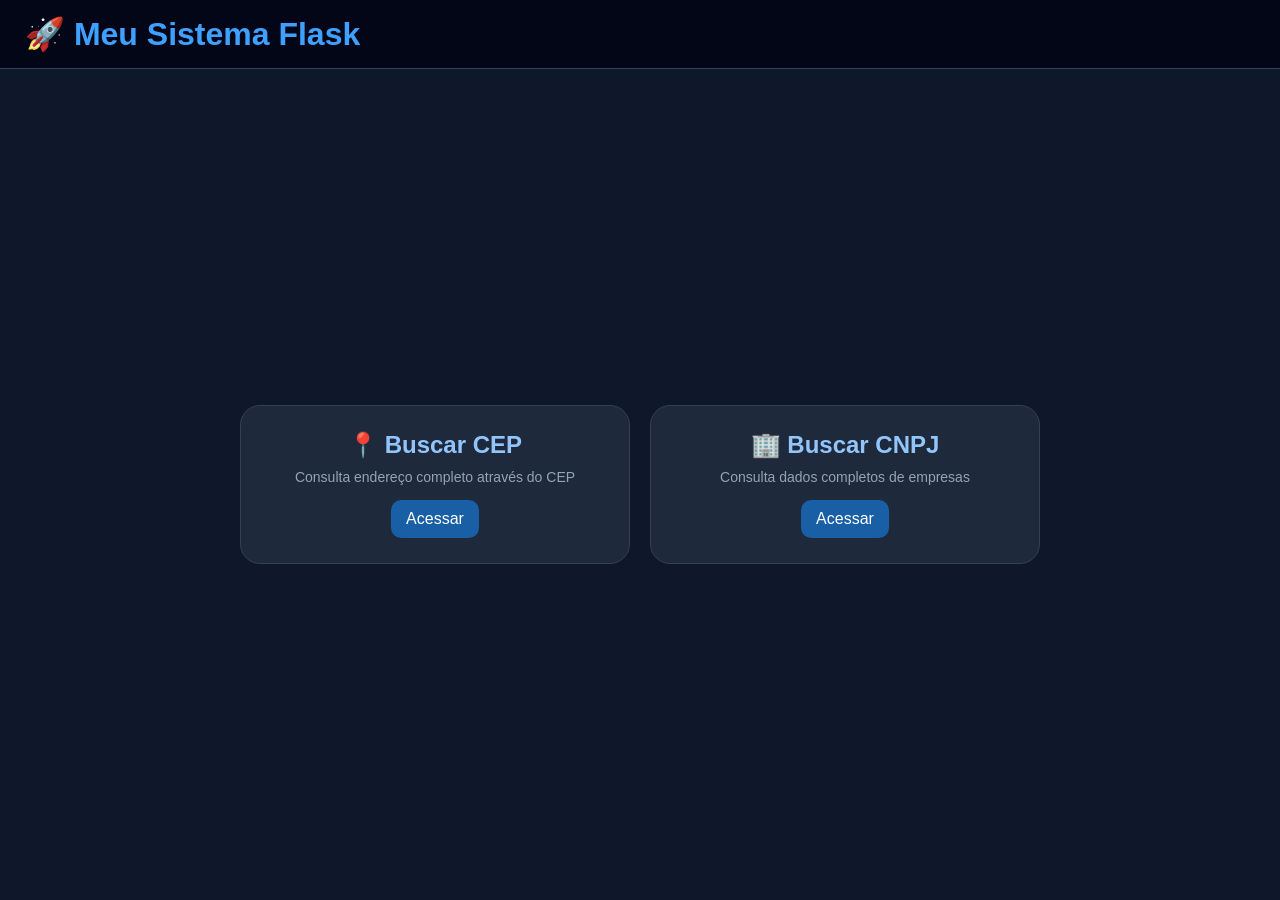
<file: python/prof.Raphael/apiCep/templates/index.html>
<!DOCTYPE html>
<html lang="pt-BR">
<head>
<meta charset="UTF-8">
<meta name="viewport" content="width=device-width, initial-scale=1.0">
<title>Dashboard</title>

<style>
* {
    margin: 0;
    padding: 0;
    box-sizing: border-box;
}

body {
    font-family: Arial, sans-serif;
    background: #0f172a;
    color: #e2e8f0;
    min-height: 100vh;
}

/* HEADER */
.header {
    background: #020617;
    padding: 15px 25px;
    border-bottom: 1px solid #334155;
}

.header h1 {
    color: #3fa0ff;
}

/* LAYOUT */
.main {
    display: flex;
    justify-content: center;
    align-items: center;
    height: calc(100vh - 70px);
    padding: 20px;
}

/* CARDS */
.grid {
    display: grid;
    grid-template-columns: repeat(auto-fit, minmax(250px, 1fr));
    gap: 20px;
    width: 100%;
    max-width: 800px;
}

.card {
    background: #1e293b;
    padding: 25px;
    border-radius: 20px;
    text-align: center;
    cursor: pointer;
    transition: 0.3s;
    border: 1px solid #334155;
}

.card:hover {
    transform: translateY(-5px);
    box-shadow: 0 0 20px rgba(63,160,255,0.3);
    border-color: #3fa0ff;
}

.card h2 {
    margin-bottom: 10px;
    color: #93c5fd;
}

.card p {
    color: #94a3b8;
    font-size: 14px;
}

/* BOTÃO */
.btn {
    margin-top: 15px;
    display: inline-block;
    padding: 10px 15px;
    background: #185FA5;
    color: white;
    border-radius: 10px;
    text-decoration: none;
    transition: 0.3s;
}

.btn:hover {
    background: #0C447C;
}

/* RESPONSIVO */
@media(max-width: 500px) {
    .header h1 {
        font-size: 18px;
    }
}
</style>
</head>

<body>

<div class="header">
    <h1>🚀 Meu Sistema Flask</h1>
</div>

<div class="main">
    <div class="grid">

        <!-- CEP -->
        <div class="card" onclick="goTo('/window/buscarCep')">
            <h2>📍 Buscar CEP</h2>
            <p>Consulta endereço completo através do CEP</p>
            <span class="btn">Acessar</span>
        </div>

        <!-- CNPJ -->
        <div class="card" onclick="goTo('/window/buscarCnpj')">
            <h2>🏢 Buscar CNPJ</h2>
            <p>Consulta dados completos de empresas</p>
            <span class="btn">Acessar</span>
        </div>

    </div>
</div>

<script>
function goTo(url) {
    window.location.href = url;
}
</script>

</body>
</html>
</file>
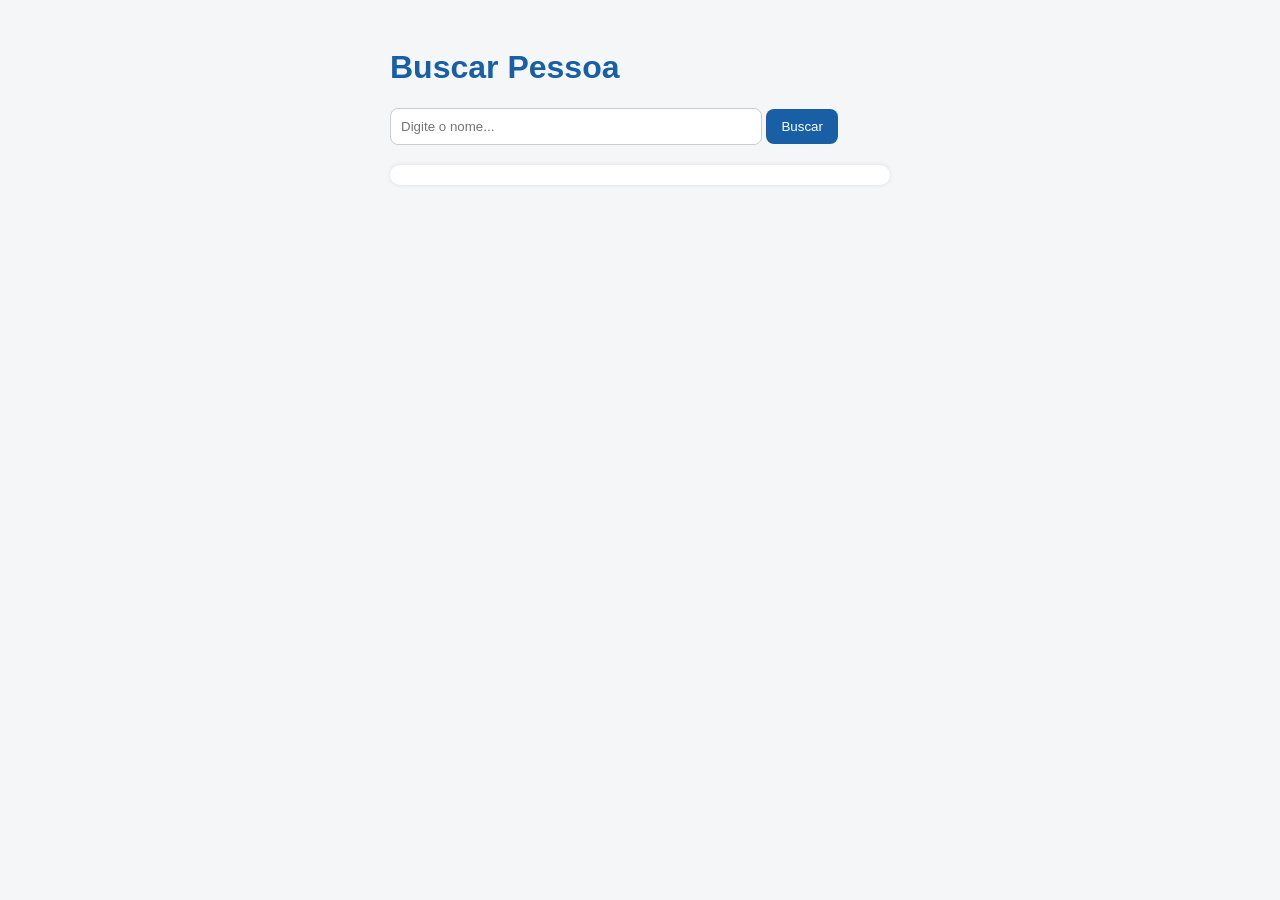
<file: python/prof.Raphael/fisrtApi/templates/index.html>
<!DOCTYPE html>
<html lang="pt-BR">
<head>
    <meta charset="UTF-8">
    <title>Buscar Pessoa</title>

    <style>
        body {
            font-family: Arial, sans-serif;
            background: #f4f6f8;
            padding: 20px;
        }

        h1 {
            color: #185FA5;
        }

        .container {
            max-width: 500px;
            margin: auto;
        }

        input {
            width: 70%;
            padding: 10px;
            border: 1px solid #ccc;
            border-radius: 8px;
        }

        button {
            padding: 10px 15px;
            background: #185FA5;
            color: white;
            border: none;
            border-radius: 8px;
            cursor: pointer;
        }

        button:hover {
            background: #0C447C;
        }

        .resultado {
            margin-top: 20px;
            padding: 10px;
            background: #fff;
            border-radius: 10px;
            box-shadow: 0 0 5px rgba(0,0,0,0.1);
        }

        .erro {
            color: red;
        }
    </style>
</head>
<body>

<div class="container">
    <h1>Buscar Pessoa</h1>

    <input type="text" id="nome" placeholder="Digite o nome...">
    <button onclick="buscar()">Buscar</button>

    <div id="resultado" class="resultado"></div>
</div>

<script>
async function buscar() {
    const nome = document.getElementById("nome").value;
    const resultadoDiv = document.getElementById("resultado");

    resultadoDiv.innerHTML = "Carregando...";

    try {
        const response = await fetch(`/buscarPerson?tipo=${encodeURIComponent(nome)}`);

        const data = await response.json();

        // Caso tenha erro
        if (!response.ok) {
            resultadoDiv.innerHTML = `<p class="erro">${data.Erro || data.erro}</p>`;
            return;
        }

        // Monta lista de resultados
        let html = "<ul>";

        data.forEach(pessoa => {
            html += "<li>";
            for (let chave in pessoa) {
                html += `<strong>${chave}:</strong> ${pessoa[chave]} <br>`;
            }
            html += "</li><hr>";
        });

        html += "</ul>";

        resultadoDiv.innerHTML = html;

    } catch (error) {
        resultadoDiv.innerHTML = "<p class='erro'>Erro ao conectar com o servidor</p>";
    }
}
</script>

</body>
</html>
</file>
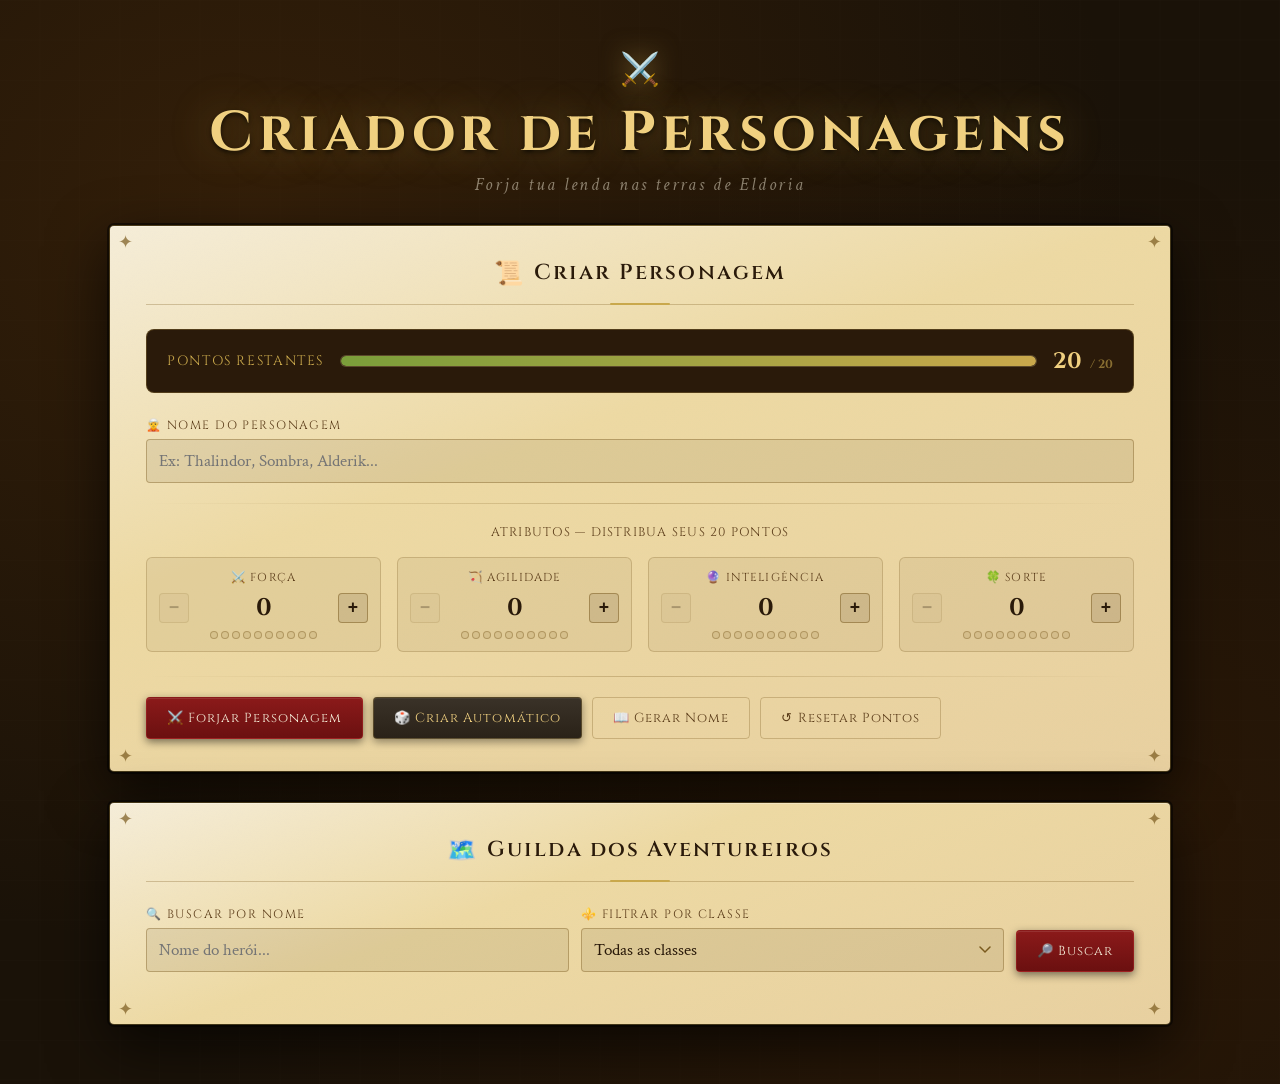
<file: python/prof.Raphael/gameRPG_API/app/templates/index.html>
<!DOCTYPE html>
<html lang="pt-BR">
<head>
<meta charset="UTF-8">
<meta name="viewport" content="width=device-width, initial-scale=1.0">
<title>⚔️ RPG Creator</title>
<link href="https://fonts.googleapis.com/css2?family=MedievalSharp&family=Cinzel:wght@400;600;700&family=Crimson+Text:ital,wght@0,400;0,600;1,400&display=swap" rel="stylesheet">

<style>
  *, *::before, *::after { box-sizing: border-box; margin: 0; padding: 0; }

  :root {
    --gold: #C9A84C;
    --gold-light: #F0D080;
    --gold-dark: #7A5A1E;
    --parchment: #F5EDD8;
    --parchment-dark: #E8D9B0;
    --ink: #2A1A0A;
    --ink-light: #5C3D1A;
    --blood: #8B1A1A;
    --blood-light: #C0392B;
    --stone: #3A3228;
    --stone-light: #544940;
    --magic: #6B3FA0;
    --magic-light: #9B6FD0;
    --shadow: rgba(0,0,0,0.6);
  }

  body {
    font-family: 'Crimson Text', Georgia, serif;
    background-color: #1A1208;
    background-image:
      radial-gradient(ellipse at 20% 20%, rgba(90,50,10,0.4) 0%, transparent 60%),
      radial-gradient(ellipse at 80% 80%, rgba(60,30,5,0.5) 0%, transparent 60%),
      url("data:image/svg+xml,%3Csvg xmlns='http://www.w3.org/2000/svg' width='80' height='80'%3E%3Crect width='80' height='80' fill='none'/%3E%3Cpath d='M0 0h80v80' fill='none' stroke='%23ffffff06' stroke-width='0.5'/%3E%3Cpath d='M40 0v80M0 40h80' stroke='%23ffffff04' stroke-width='0.3'/%3E%3C/svg%3E");
    color: var(--parchment);
    min-height: 100vh;
    padding: 0 0 60px;
  }

  /* HEADER */
  .site-header {
    text-align: center;
    padding: 50px 20px 30px;
    position: relative;
  }
  .site-header::before {
    content: '';
    position: absolute;
    bottom: 0; left: 50%; transform: translateX(-50%);
    width: 600px; max-width: 90%;
    height: 1px;
    background: linear-gradient(90deg, transparent, var(--gold), transparent);
  }
  .site-header h1 {
    font-family: 'Cinzel', serif;
    font-size: clamp(2rem, 5vw, 3.5rem);
    font-weight: 700;
    color: var(--gold-light);
    text-shadow: 0 0 40px rgba(201,168,76,0.4), 0 2px 4px rgba(0,0,0,0.8);
    letter-spacing: 0.08em;
    line-height: 1.1;
  }
  .site-header .subtitle {
    font-family: 'Crimson Text', serif;
    font-style: italic;
    font-size: 1.1rem;
    color: rgba(245,237,216,0.5);
    margin-top: 8px;
    letter-spacing: 0.15em;
  }
  .crown-deco {
    font-size: 2rem;
    display: block;
    margin-bottom: 12px;
    filter: drop-shadow(0 0 12px rgba(201,168,76,0.6));
  }

  /* CONTAINER */
  .container {
    max-width: 1100px;
    margin: 0 auto;
    padding: 0 20px;
    display: grid;
    gap: 32px;
  }

  /* PANEL (parchment card) */
  .panel {
    background: linear-gradient(160deg, #F5EDD8 0%, #EDD9A3 40%, #E8D0A0 100%);
    border-radius: 4px;
    position: relative;
    color: var(--ink);
    box-shadow:
      0 0 0 1px rgba(201,168,76,0.3),
      0 0 0 3px rgba(0,0,0,0.5),
      0 20px 60px rgba(0,0,0,0.7),
      inset 0 1px 0 rgba(255,255,255,0.3);
    overflow: hidden;
  }
  .panel::before {
    content: '';
    position: absolute;
    inset: 0;
    background-image:
      url("data:image/svg+xml,%3Csvg xmlns='http://www.w3.org/2000/svg' width='200' height='200'%3E%3Cfilter id='n'%3E%3CfeTurbulence type='fractalNoise' baseFrequency='0.9' numOctaves='4'/%3E%3CfeColorMatrix type='saturate' values='0'/%3E%3C/filter%3E%3Crect width='200' height='200' filter='url(%23n)' opacity='0.04'/%3E%3C/svg%3E");
    opacity: 0.4;
    pointer-events: none;
  }

  /* PANEL CORNERS */
  .panel-inner { padding: 32px 36px; position: relative; }
  .corner {
    position: absolute;
    width: 28px; height: 28px;
    color: var(--gold-dark);
    font-size: 18px;
    line-height: 1;
    opacity: 0.7;
  }
  .corner-tl { top: 8px; left: 8px; }
  .corner-tr { top: 8px; right: 8px; transform: scaleX(-1); }
  .corner-bl { bottom: 8px; left: 8px; transform: scaleY(-1); }
  .corner-br { bottom: 8px; right: 8px; transform: scale(-1); }

  /* PANEL TITLE */
  .panel-title {
    font-family: 'Cinzel', serif;
    font-size: 1.35rem;
    font-weight: 600;
    color: var(--ink);
    text-align: center;
    margin-bottom: 24px;
    padding-bottom: 14px;
    border-bottom: 1px solid rgba(122,90,30,0.3);
    letter-spacing: 0.1em;
    position: relative;
  }
  .panel-title .title-icon {
    display: inline-block;
    margin-right: 8px;
    font-size: 1.1em;
    vertical-align: -2px;
  }
  .panel-title::after {
    content: '';
    position: absolute;
    bottom: -1px; left: 50%; transform: translateX(-50%);
    width: 60px; height: 2px;
    background: var(--gold);
    border-radius: 2px;
  }

  /* POINTS BAR */
  .points-section {
    background: var(--ink);
    border-radius: 8px;
    padding: 16px 20px;
    margin-bottom: 24px;
    border: 1px solid rgba(201,168,76,0.25);
    display: flex;
    align-items: center;
    gap: 16px;
    flex-wrap: wrap;
  }
  .points-label {
    font-family: 'Cinzel', serif;
    font-size: 0.85rem;
    color: var(--gold);
    letter-spacing: 0.12em;
    text-transform: uppercase;
    white-space: nowrap;
  }
  .points-bar-wrap {
    flex: 1;
    min-width: 120px;
    height: 12px;
    background: rgba(255,255,255,0.1);
    border-radius: 6px;
    overflow: hidden;
    border: 1px solid rgba(201,168,76,0.2);
  }
  .points-bar-fill {
    height: 100%;
    border-radius: 6px;
    background: linear-gradient(90deg, #7B9E3A, #C9A84C);
    transition: width 0.3s ease, background 0.3s ease;
  }
  .points-bar-fill.warning { background: linear-gradient(90deg, #C0392B, #E74C3C); }
  .points-number {
    font-family: 'Cinzel', serif;
    font-size: 1.4rem;
    font-weight: 700;
    color: var(--gold-light);
    min-width: 60px;
    text-align: right;
    transition: color 0.3s;
  }
  .points-number.warning { color: #E74C3C; }
  .points-number span { font-size: 0.75rem; color: rgba(201,168,76,0.6); margin-left: 2px; }

  /* FORM GRID */
  .form-grid {
    display: grid;
    grid-template-columns: repeat(auto-fit, minmax(160px, 1fr));
    gap: 16px;
    margin-bottom: 24px;
  }
  .field { display: flex; flex-direction: column; gap: 6px; }
  .field label {
    font-family: 'Cinzel', serif;
    font-size: 0.75rem;
    color: var(--ink-light);
    letter-spacing: 0.12em;
    text-transform: uppercase;
  }
  .field label .stat-icon { margin-right: 5px; }
  .field input[type="text"],
  .field input[type="number"] {
    background: rgba(42,26,10,0.08);
    border: 1px solid rgba(122,90,30,0.4);
    border-radius: 4px;
    padding: 10px 12px;
    font-family: 'Crimson Text', serif;
    font-size: 1.05rem;
    color: var(--ink);
    transition: border-color 0.2s, box-shadow 0.2s;
    width: 100%;
  }
  .field input:focus {
    outline: none;
    border-color: var(--gold);
    box-shadow: 0 0 0 3px rgba(201,168,76,0.15);
  }
  .field input[type="number"] { text-align: center; font-size: 1.2rem; font-weight: 600; }

  /* STAT WIDGET */
  .stat-widget {
    background: rgba(42,26,10,0.05);
    border: 1px solid rgba(122,90,30,0.25);
    border-radius: 6px;
    padding: 12px;
    display: flex;
    flex-direction: column;
    align-items: center;
    gap: 8px;
  }
  .stat-name {
    font-family: 'Cinzel', serif;
    font-size: 0.72rem;
    color: var(--ink-light);
    letter-spacing: 0.1em;
    text-transform: uppercase;
  }
  .stat-controls {
    display: flex;
    align-items: center;
    gap: 8px;
    width: 100%;
  }
  .stat-btn {
    width: 30px; height: 30px;
    border: 1px solid rgba(122,90,30,0.5);
    background: rgba(42,26,10,0.1);
    border-radius: 4px;
    font-size: 1.1rem;
    cursor: pointer;
    color: var(--ink);
    display: flex; align-items: center; justify-content: center;
    transition: all 0.15s;
    font-weight: 700;
    flex-shrink: 0;
    padding: 0;
    line-height: 1;
  }
  .stat-btn:hover:not(:disabled) { background: var(--gold); color: white; border-color: var(--gold-dark); }
  .stat-btn:disabled { opacity: 0.3; cursor: not-allowed; }
  .stat-value {
    flex: 1;
    text-align: center;
    font-family: 'Cinzel', serif;
    font-size: 1.5rem;
    font-weight: 700;
    color: var(--ink);
    line-height: 1;
  }
  .stat-dots {
    display: flex;
    gap: 3px;
    flex-wrap: wrap;
    justify-content: center;
  }
  .dot {
    width: 8px; height: 8px;
    border-radius: 50%;
    border: 1px solid rgba(122,90,30,0.4);
    background: rgba(122,90,30,0.1);
    transition: all 0.15s;
  }
  .dot.filled { background: var(--gold); border-color: var(--gold-dark); }

  /* BUTTONS */
  .btn-row {
    display: flex;
    flex-wrap: wrap;
    gap: 10px;
    margin-top: 8px;
  }
  .btn {
    font-family: 'Cinzel', serif;
    font-size: 0.82rem;
    letter-spacing: 0.08em;
    padding: 11px 20px;
    border: none;
    border-radius: 4px;
    cursor: pointer;
    transition: all 0.2s;
    display: inline-flex;
    align-items: center;
    gap: 7px;
    position: relative;
    overflow: hidden;
  }
  .btn::after {
    content: '';
    position: absolute;
    inset: 0;
    background: rgba(255,255,255,0);
    transition: background 0.15s;
  }
  .btn:hover::after { background: rgba(255,255,255,0.08); }
  .btn:active { transform: scale(0.97); }

  .btn-primary {
    background: linear-gradient(180deg, #8B1A1A 0%, #6B1010 100%);
    color: var(--parchment);
    box-shadow: 0 3px 8px rgba(0,0,0,0.5), inset 0 1px 0 rgba(255,255,255,0.1);
    border: 1px solid rgba(201,50,50,0.3);
  }
  .btn-primary:hover { box-shadow: 0 5px 16px rgba(139,26,26,0.6), inset 0 1px 0 rgba(255,255,255,0.1); }

  .btn-secondary {
    background: linear-gradient(180deg, #3A3228 0%, #2A2218 100%);
    color: var(--gold-light);
    box-shadow: 0 3px 8px rgba(0,0,0,0.4), inset 0 1px 0 rgba(255,255,255,0.05);
    border: 1px solid rgba(201,168,76,0.25);
  }
  .btn-secondary:hover { border-color: rgba(201,168,76,0.5); }

  .btn-ghost {
    background: transparent;
    color: var(--ink-light);
    border: 1px solid rgba(122,90,30,0.3);
    box-shadow: none;
  }
  .btn-ghost:hover { background: rgba(201,168,76,0.1); }

  /* ERROR */
  .error-msg {
    display: none;
    background: rgba(139,26,26,0.12);
    border: 1px solid rgba(139,26,26,0.4);
    border-left: 3px solid var(--blood);
    padding: 10px 14px;
    border-radius: 4px;
    color: var(--blood);
    font-size: 0.95rem;
    margin-top: 12px;
  }
  .error-msg.visible { display: block; }

  /* CREATED CHARACTER CARD */
  .created-card {
    display: none;
    margin-top: 24px;
    background: var(--ink);
    border: 1px solid rgba(201,168,76,0.35);
    border-radius: 8px;
    overflow: hidden;
    box-shadow: 0 8px 32px rgba(0,0,0,0.5);
    animation: fadeInUp 0.4s ease both;
  }
  .created-card.visible { display: block; }

  .created-card-header {
    background: linear-gradient(135deg, #2A1A0A 0%, #3A2810 100%);
    border-bottom: 1px solid rgba(201,168,76,0.2);
    padding: 18px 22px;
    display: flex;
    align-items: center;
    gap: 16px;
    position: relative;
  }
  .created-card-header::after {
    content: '✦ PERSONAGEM FORJADO ✦';
    position: absolute;
    top: 8px; right: 14px;
    font-family: 'Cinzel', serif;
    font-size: 0.6rem;
    letter-spacing: 0.18em;
    color: rgba(201,168,76,0.45);
  }
  .created-avatar {
    width: 56px; height: 56px;
    border-radius: 50%;
    background: var(--stone-light);
    border: 2px solid rgba(201,168,76,0.4);
    display: flex; align-items: center; justify-content: center;
    font-size: 1.7rem;
    flex-shrink: 0;
    box-shadow: 0 0 0 4px rgba(201,168,76,0.08);
  }
  .created-name {
    font-family: 'Cinzel', serif;
    font-size: 1.3rem;
    font-weight: 700;
    color: var(--gold-light);
    text-shadow: 0 0 20px rgba(201,168,76,0.3);
    line-height: 1.2;
  }
  .created-class-badge {
    display: inline-block;
    margin-top: 4px;
    padding: 2px 10px;
    border-radius: 3px;
    font-family: 'Cinzel', serif;
    font-size: 0.72rem;
    letter-spacing: 0.07em;
  }

  .created-card-body {
    padding: 20px 22px;
  }
  .created-stats-row {
    display: grid;
    grid-template-columns: repeat(4, 1fr);
    gap: 10px;
    margin-bottom: 16px;
  }
  @media (max-width: 500px) { .created-stats-row { grid-template-columns: 1fr 1fr; } }

  .created-stat {
    background: rgba(255,255,255,0.04);
    border: 1px solid rgba(201,168,76,0.12);
    border-radius: 6px;
    padding: 10px 8px;
    text-align: center;
    transition: border-color 0.2s;
  }
  .created-stat:hover { border-color: rgba(201,168,76,0.3); }
  .created-stat-icon { font-size: 1.2rem; display: block; margin-bottom: 4px; }
  .created-stat-label {
    font-family: 'Cinzel', serif;
    font-size: 0.6rem;
    letter-spacing: 0.12em;
    color: rgba(245,237,216,0.4);
    text-transform: uppercase;
    display: block;
    margin-bottom: 4px;
  }
  .created-stat-value {
    font-family: 'Cinzel', serif;
    font-size: 1.4rem;
    font-weight: 700;
    color: var(--gold-light);
    display: block;
    line-height: 1;
  }
  .created-stat-bar {
    width: 100%; height: 3px;
    background: rgba(255,255,255,0.07);
    border-radius: 2px;
    margin-top: 6px;
    overflow: hidden;
  }
  .created-stat-bar-fill {
    height: 100%;
    border-radius: 2px;
    background: linear-gradient(90deg, var(--gold-dark), var(--gold));
  }

  .created-footer {
    border-top: 1px solid rgba(201,168,76,0.12);
    padding-top: 14px;
    display: flex;
    align-items: center;
    justify-content: space-between;
    flex-wrap: wrap;
    gap: 10px;
  }
  .created-points-badge {
    background: rgba(201,168,76,0.12);
    border: 1px solid rgba(201,168,76,0.3);
    color: var(--gold-light);
    padding: 5px 14px;
    border-radius: 20px;
    font-family: 'Cinzel', serif;
    font-size: 0.78rem;
    letter-spacing: 0.05em;
  }
  .created-success {
    display: flex;
    align-items: center;
    gap: 6px;
    font-family: 'Cinzel', serif;
    font-size: 0.72rem;
    color: #7AB84A;
    letter-spacing: 0.1em;
  }

  /* SEARCH SECTION */
  .search-row {
    display: flex;
    flex-wrap: wrap;
    gap: 12px;
    margin-bottom: 20px;
    align-items: flex-end;
  }
  .search-row .field { flex: 1; min-width: 140px; }
  .search-row select {
    background: rgba(42,26,10,0.08);
    border: 1px solid rgba(122,90,30,0.4);
    border-radius: 4px;
    padding: 10px 12px;
    font-family: 'Crimson Text', serif;
    font-size: 1.05rem;
    color: var(--ink);
    width: 100%;
    appearance: none;
    background-image: url("data:image/svg+xml,%3Csvg xmlns='http://www.w3.org/2000/svg' width='12' height='8'%3E%3Cpath d='M1 1l5 5 5-5' stroke='%237A5A1E' fill='none' stroke-width='1.5' stroke-linecap='round'/%3E%3C/svg%3E");
    background-repeat: no-repeat;
    background-position: right 12px center;
    cursor: pointer;
  }
  .search-row select:focus { outline: none; border-color: var(--gold); }

  /* PLAYER CARDS */
  .players-grid {
    display: grid;
    grid-template-columns: repeat(auto-fill, minmax(280px, 1fr));
    gap: 16px;
    margin-top: 8px;
  }
  .player-card {
    background: var(--ink);
    border: 1px solid rgba(201,168,76,0.2);
    border-radius: 6px;
    padding: 18px;
    color: var(--parchment);
    transition: border-color 0.2s, transform 0.2s;
    position: relative;
    overflow: hidden;
  }
  .player-card::before {
    content: '';
    position: absolute;
    inset: 0;
    background: linear-gradient(135deg, rgba(201,168,76,0.05) 0%, transparent 60%);
    pointer-events: none;
  }
  .player-card:hover { border-color: rgba(201,168,76,0.5); transform: translateY(-2px); }

  .player-header {
    display: flex;
    align-items: center;
    gap: 12px;
    margin-bottom: 14px;
    padding-bottom: 12px;
    border-bottom: 1px solid rgba(201,168,76,0.15);
  }
  .player-avatar {
    width: 44px; height: 44px;
    border-radius: 50%;
    background: var(--stone-light);
    border: 2px solid rgba(201,168,76,0.3);
    display: flex; align-items: center; justify-content: center;
    font-size: 1.3rem;
    flex-shrink: 0;
  }
  .player-name {
    font-family: 'Cinzel', serif;
    font-size: 1rem;
    font-weight: 600;
    color: var(--gold-light);
    line-height: 1.2;
  }
  .player-class {
    font-size: 0.8rem;
    color: rgba(245,237,216,0.5);
    font-style: italic;
  }

  .stats-grid-card {
    display: grid;
    grid-template-columns: 1fr 1fr;
    gap: 8px;
  }
  .stat-pill {
    background: rgba(255,255,255,0.05);
    border: 1px solid rgba(201,168,76,0.1);
    border-radius: 4px;
    padding: 6px 10px;
    display: flex;
    align-items: center;
    justify-content: space-between;
  }
  .stat-pill-name {
    font-size: 0.72rem;
    color: rgba(245,237,216,0.45);
    text-transform: uppercase;
    letter-spacing: 0.08em;
    font-family: 'Cinzel', serif;
  }
  .stat-pill-val {
    font-family: 'Cinzel', serif;
    font-size: 1rem;
    font-weight: 600;
    color: var(--gold-light);
  }
  .stat-pill-bar {
    width: 100%;
    height: 3px;
    background: rgba(255,255,255,0.08);
    border-radius: 2px;
    margin-top: 4px;
    overflow: hidden;
  }
  .stat-pill-bar-fill {
    height: 100%;
    border-radius: 2px;
    background: var(--gold);
    transition: width 0.4s ease;
  }

  .player-footer {
    margin-top: 12px;
    padding-top: 10px;
    border-top: 1px solid rgba(201,168,76,0.1);
    display: flex;
    justify-content: space-between;
    align-items: center;
    font-size: 0.8rem;
  }
  .points-badge {
    background: rgba(201,168,76,0.15);
    border: 1px solid rgba(201,168,76,0.3);
    color: var(--gold-light);
    padding: 3px 10px;
    border-radius: 20px;
    font-family: 'Cinzel', serif;
    font-size: 0.75rem;
    letter-spacing: 0.05em;
  }

  /* CLASS BADGE */
  .class-badge {
    display: inline-block;
    padding: 2px 8px;
    border-radius: 3px;
    font-size: 0.72rem;
    font-family: 'Cinzel', serif;
    letter-spacing: 0.05em;
  }
  .class-Guerreiro { background: rgba(139,26,26,0.3); color: #F08080; border: 1px solid rgba(139,26,26,0.5); }
  .class-Arqueiro  { background: rgba(59,109,17,0.3); color: #90C060; border: 1px solid rgba(59,109,17,0.5); }
  .class-Mago      { background: rgba(107,63,160,0.3); color: #B090E0; border: 1px solid rgba(107,63,160,0.5); }
  .class-Aventureiro { background: rgba(201,168,76,0.2); color: #D4A840; border: 1px solid rgba(201,168,76,0.4); }

  /* DIVIDER */
  .divider {
    height: 1px;
    background: linear-gradient(90deg, transparent, rgba(122,90,30,0.3), transparent);
    margin: 20px 0;
  }

  /* EMPTY STATE */
  .empty-state {
    text-align: center;
    padding: 40px 20px;
    color: var(--ink-light);
    font-style: italic;
    font-size: 1.1rem;
  }
  .empty-state .big-icon { font-size: 2.5rem; display: block; margin-bottom: 12px; opacity: 0.4; }

  /* ANIMATIONS */
  @keyframes fadeInUp {
    from { opacity: 0; transform: translateY(12px); }
    to   { opacity: 1; transform: translateY(0); }
  }
  .panel { animation: fadeInUp 0.5s ease both; }
  .panel:nth-child(2) { animation-delay: 0.1s; }
  .player-card { animation: fadeInUp 0.35s ease both; }

  @media (max-width: 600px) {
    .panel-inner { padding: 20px 18px; }
    .form-grid { grid-template-columns: 1fr 1fr; }
    .btn-row { flex-direction: column; }
    .btn { justify-content: center; }
  }
</style>
</head>
<body>

<header class="site-header">
  <span class="crown-deco">⚔️</span>
  <h1>Criador de Personagens</h1>
  <p class="subtitle">Forja tua lenda nas terras de Eldoria</p>
</header>

<main class="container">

  <!-- PAINEL CRIAR -->
  <div class="panel">
    <span class="corner corner-tl">✦</span>
    <span class="corner corner-tr">✦</span>
    <span class="corner corner-bl">✦</span>
    <span class="corner corner-br">✦</span>

    <div class="panel-inner">
      <h2 class="panel-title"><span class="title-icon">📜</span>Criar Personagem</h2>

      <!-- PONTOS -->
      <div class="points-section">
        <div class="points-label">Pontos restantes</div>
        <div class="points-bar-wrap">
          <div class="points-bar-fill" id="pointsBarFill" style="width: 100%"></div>
        </div>
        <div class="points-number" id="pointsDisplay">20 <span>/ 20</span></div>
      </div>

      <!-- NOME -->
      <div class="form-grid" style="grid-template-columns: 1fr; margin-bottom: 20px;">
        <div class="field">
          <label>🧝 Nome do Personagem</label>
          <input type="text" id="name" placeholder="Ex: Thalindor, Sombra, Alderik...">
        </div>
      </div>

      <div class="divider"></div>
      <p style="font-family:'Cinzel',serif; font-size:0.78rem; color:var(--ink-light); letter-spacing:0.1em; text-transform:uppercase; margin-bottom:16px; text-align:center;">Atributos — distribua seus 20 pontos</p>

      <!-- STATS WIDGETS -->
      <div class="form-grid" id="statsGrid">
        <div class="stat-widget">
          <div class="stat-name">⚔️ Força</div>
          <div class="stat-controls">
            <button class="stat-btn" onclick="changeStat('force',-1)">−</button>
            <div class="stat-value" id="force-val">0</div>
            <button class="stat-btn" onclick="changeStat('force',1)">+</button>
          </div>
          <div class="stat-dots" id="force-dots"></div>
        </div>
        <div class="stat-widget">
          <div class="stat-name">🏹 Agilidade</div>
          <div class="stat-controls">
            <button class="stat-btn" onclick="changeStat('agility',-1)">−</button>
            <div class="stat-value" id="agility-val">0</div>
            <button class="stat-btn" onclick="changeStat('agility',1)">+</button>
          </div>
          <div class="stat-dots" id="agility-dots"></div>
        </div>
        <div class="stat-widget">
          <div class="stat-name">🔮 Inteligência</div>
          <div class="stat-controls">
            <button class="stat-btn" onclick="changeStat('inteligence',-1)">−</button>
            <div class="stat-value" id="inteligence-val">0</div>
            <button class="stat-btn" onclick="changeStat('inteligence',1)">+</button>
          </div>
          <div class="stat-dots" id="inteligence-dots"></div>
        </div>
        <div class="stat-widget">
          <div class="stat-name">🍀 Sorte</div>
          <div class="stat-controls">
            <button class="stat-btn" onclick="changeStat('luck',-1)">−</button>
            <div class="stat-value" id="luck-val">0</div>
            <button class="stat-btn" onclick="changeStat('luck',1)">+</button>
          </div>
          <div class="stat-dots" id="luck-dots"></div>
        </div>
      </div>

      <div class="divider"></div>

      <div class="btn-row">
        <button class="btn btn-primary" onclick="createPlayer()">⚔️ Forjar Personagem</button>
        <button class="btn btn-secondary" onclick="createAuto()">🎲 Criar Automático</button>
        <button class="btn btn-ghost" onclick="generateName()">📖 Gerar Nome</button>
        <button class="btn btn-ghost" onclick="resetStats()">↺ Resetar Pontos</button>
      </div>

      <div class="error-msg" id="error"></div>
      <div class="created-card" id="result"></div>
    </div>
  </div>

  <!-- PAINEL BUSCAR -->
  <div class="panel">
    <span class="corner corner-tl">✦</span>
    <span class="corner corner-tr">✦</span>
    <span class="corner corner-bl">✦</span>
    <span class="corner corner-br">✦</span>

    <div class="panel-inner">
      <h2 class="panel-title"><span class="title-icon">🗺️</span>Guilda dos Aventureiros</h2>

      <div class="search-row">
        <div class="field">
          <label>🔍 Buscar por nome</label>
          <input type="text" id="searchName" placeholder="Nome do herói...">
        </div>
        <div class="field">
          <label>⚜️ Filtrar por classe</label>
          <select id="searchClass">
            <option value="">Todas as classes</option>
            <option>Guerreiro</option>
            <option>Arqueiro</option>
            <option>Mago</option>
            <option>Aventureiro</option>
          </select>
        </div>
        <button class="btn btn-primary" onclick="search()" style="align-self:flex-end; white-space:nowrap;">🔎 Buscar</button>
      </div>

      <div id="players"></div>
    </div>
  </div>

</main>

<script>
const API = "http://127.0.0.1:5000";
const MAX_POINTS = 20;
const MAX_PER_STAT = 10;

const stats = { force: 0, agility: 0, inteligence: 0, luck: 0 };

function usedPoints() {
  return stats.force + stats.agility + stats.inteligence + stats.luck;
}

function remainingPoints() {
  return MAX_POINTS - usedPoints();
}

function updatePointsDisplay() {
  const rem = remainingPoints();
  const pct = (rem / MAX_POINTS) * 100;
  const fill = document.getElementById('pointsBarFill');
  const num = document.getElementById('pointsDisplay');

  fill.style.width = pct + '%';
  num.innerHTML = rem + ' <span>/ ' + MAX_POINTS + '</span>';

  if (rem <= 5) {
    fill.classList.add('warning');
    num.classList.add('warning');
  } else {
    fill.classList.remove('warning');
    num.classList.remove('warning');
  }

  ['force','agility','inteligence','luck'].forEach(s => updateDots(s));
  updateButtons();
}

function updateDots(stat) {
  const container = document.getElementById(stat + '-dots');
  container.innerHTML = '';
  for (let i = 0; i < MAX_PER_STAT; i++) {
    const dot = document.createElement('div');
    dot.className = 'dot' + (i < stats[stat] ? ' filled' : '');
    container.appendChild(dot);
  }
}

function updateButtons() {
  const rem = remainingPoints();
  ['force','agility','inteligence','luck'].forEach(s => {
    const plusBtns = document.querySelectorAll('button[onclick*="changeStat(\'' + s + '\',1)"]');
    plusBtns.forEach(btn => {
      btn.disabled = rem <= 0 || stats[s] >= MAX_PER_STAT;
    });
    const minusBtns = document.querySelectorAll('button[onclick*="changeStat(\'' + s + '\',-1)"]');
    minusBtns.forEach(btn => {
      btn.disabled = stats[s] <= 0;
    });
  });
}

function changeStat(stat, delta) {
  const next = stats[stat] + delta;
  if (next < 0 || next > MAX_PER_STAT) return;
  if (delta > 0 && remainingPoints() <= 0) return;
  stats[stat] = next;
  document.getElementById(stat + '-val').textContent = next;
  updatePointsDisplay();
}

function resetStats() {
  ['force','agility','inteligence','luck'].forEach(s => {
    stats[s] = 0;
    document.getElementById(s + '-val').textContent = '0';
  });
  updatePointsDisplay();
}

function showError(msg) {
  const el = document.getElementById('error');
  el.textContent = msg;
  el.classList.add('visible');
}

function clearError() {
  document.getElementById('error').classList.remove('visible');
}

const CLASS_ICONS_MAP = { 'Guerreiro': '⚔️', 'Arqueiro': '🏹', 'Mago': '🔮', 'Aventureiro': '🗺️' };
const CLASS_COLORS = {
  'Guerreiro':   { bg: 'rgba(139,26,26,0.35)',  color: '#F08080', border: 'rgba(139,26,26,0.6)' },
  'Arqueiro':    { bg: 'rgba(59,109,17,0.35)',   color: '#90C060', border: 'rgba(59,109,17,0.6)' },
  'Mago':        { bg: 'rgba(107,63,160,0.35)',  color: '#B090E0', border: 'rgba(107,63,160,0.6)' },
  'Aventureiro': { bg: 'rgba(201,168,76,0.2)',   color: '#D4A840', border: 'rgba(201,168,76,0.5)' }
};

function showResult(data) {
  const el = document.getElementById('result');
  const icon = CLASS_ICONS_MAP[data.class] || '🧙';
  const cc = CLASS_COLORS[data.class] || CLASS_COLORS['Aventureiro'];
  const statsData = [
    { icon: '⚔️', label: 'Força',       key: 'force' },
    { icon: '🏹', label: 'Agilidade',   key: 'agility' },
    { icon: '🔮', label: 'Inteligência',key: 'inteligence' },
    { icon: '🍀', label: 'Sorte',       key: 'luck' },
  ];
  const statsHTML = statsData.map(s => {
    const val = Number(data[s.key]) || 0;
    const pct = Math.round((val / 10) * 100);
    return `
      <div class="created-stat">
        <span class="created-stat-icon">${s.icon}</span>
        <span class="created-stat-label">${s.label}</span>
        <span class="created-stat-value">${val}</span>
        <div class="created-stat-bar"><div class="created-stat-bar-fill" style="width:${pct}%"></div></div>
      </div>`;
  }).join('');
  el.innerHTML = `
    <div class="created-card-header">
      <div class="created-avatar">${icon}</div>
      <div>
        <div class="created-name">${data.name}</div>
        <span class="created-class-badge" style="background:${cc.bg}; color:${cc.color}; border:1px solid ${cc.border}">${data.class}</span>
      </div>
    </div>
    <div class="created-card-body">
      <div class="created-stats-row">${statsHTML}</div>
      <div class="created-footer">
        <div class="created-success">✔ Personagem criado com sucesso</div>
        <span class="created-points-badge">✨ ${data.point} pontos livres</span>
      </div>
    </div>
  `;
  el.classList.add('visible');
}

function createPlayer() {
  clearError();
  const name = document.getElementById('name').value.trim();

  fetch(`${API}/api/createPlayer?name=${name}&force=${stats.force}&agility=${stats.agility}&inteligence=${stats.inteligence}&luck=${stats.luck}`)
    .then(r => r.json())
    .then(data => showResult(data))
    .catch(() => showError('⚠️ Não foi possível conectar ao servidor.'));
}

function createAuto() {
  clearError();
  fetch(`${API}/api/createPlayer`)
    .then(r => r.json())
    .then(data => {
      showResult(data);
      if (data.name) document.getElementById('name').value = data.name;
      if (data.force !== undefined) {
        resetStats();
        ['force','agility','inteligence','luck'].forEach(s => {
          stats[s] = data[s] || 0;
          document.getElementById(s + '-val').textContent = stats[s];
        });
        updatePointsDisplay();
      }
    })
    .catch(() => showError('⚠️ Não foi possível conectar ao servidor.'));
}

function generateName() {
  fetch(`${API}/api/createPlayer`)
    .then(r => r.json())
    .then(data => { if (data.name) document.getElementById('name').value = data.name; })
    .catch(() => showError('⚠️ Não foi possível conectar ao servidor.'));
}

function search() {
  const name = document.getElementById('searchName').value;
  const classe = document.getElementById('searchClass').value;
  let url = `${API}/api/searchCharacter?`;
  if (name) url += `name=${name}&`;
  if (classe) url += `class=${classe}`;

  fetch(url)
    .then(r => r.json())
    .then(data => renderPlayers(data))
    .catch(() => renderPlayers(null));
}

const CLASS_ICONS = {
  'Guerreiro': '⚔️', 'Arqueiro': '🏹', 'Mago': '🔮', 'Aventureiro': '🗺️'
};

function renderPlayers(players) {
  const container = document.getElementById('players');
  container.innerHTML = '';

  if (!players || !players.length) {
    container.innerHTML = `<div class="empty-state"><span class="big-icon">🌫️</span>Nenhum personagem encontrado nos registros da guilda.</div>`;
    return;
  }

  const grid = document.createElement('div');
  grid.className = 'players-grid';

  players.forEach((p, i) => {
    const icon = CLASS_ICONS[p.class] || '🧙';
    const totalStats = (p.force||0) + (p.agility||0) + (p.inteligence||0) + (p.luck||0);

    const card = document.createElement('div');
    card.className = 'player-card';
    card.style.animationDelay = (i * 0.06) + 's';

    card.innerHTML = `
      <div class="player-header">
        <div class="player-avatar">${icon}</div>
        <div>
          <div class="player-name">${p.name}</div>
          <span class="class-badge class-${p.class}">${p.class}</span>
        </div>
      </div>
      <div class="stats-grid-card">
        ${statPill('⚔️ Força', p.force, MAX_PER_STAT)}
        ${statPill('🏹 Agilidade', p.agility, MAX_PER_STAT)}
        ${statPill('🔮 Inteligência', p.inteligence, MAX_PER_STAT)}
        ${statPill('🍀 Sorte', p.luck, MAX_PER_STAT)}
      </div>
      <div class="player-footer">
        <span style="font-size:0.78rem; color:rgba(245,237,216,0.4);">Total: ${totalStats} pts</span>
        <span class="points-badge">✨ ${p.point} pts livres</span>
      </div>
    `;

    grid.appendChild(card);
  });

  container.appendChild(grid);
}

function statPill(label, value, max) {
  const pct = Math.round(((value||0) / max) * 100);
  return `
    <div class="stat-pill" style="flex-direction: column; align-items: stretch; gap: 4px;">
      <div style="display:flex; justify-content:space-between; align-items:center;">
        <span class="stat-pill-name">${label}</span>
        <span class="stat-pill-val">${value||0}</span>
      </div>
      <div class="stat-pill-bar"><div class="stat-pill-bar-fill" style="width:${pct}%"></div></div>
    </div>
  `;
}

updatePointsDisplay();
</script>
</body>
</html>
</file>
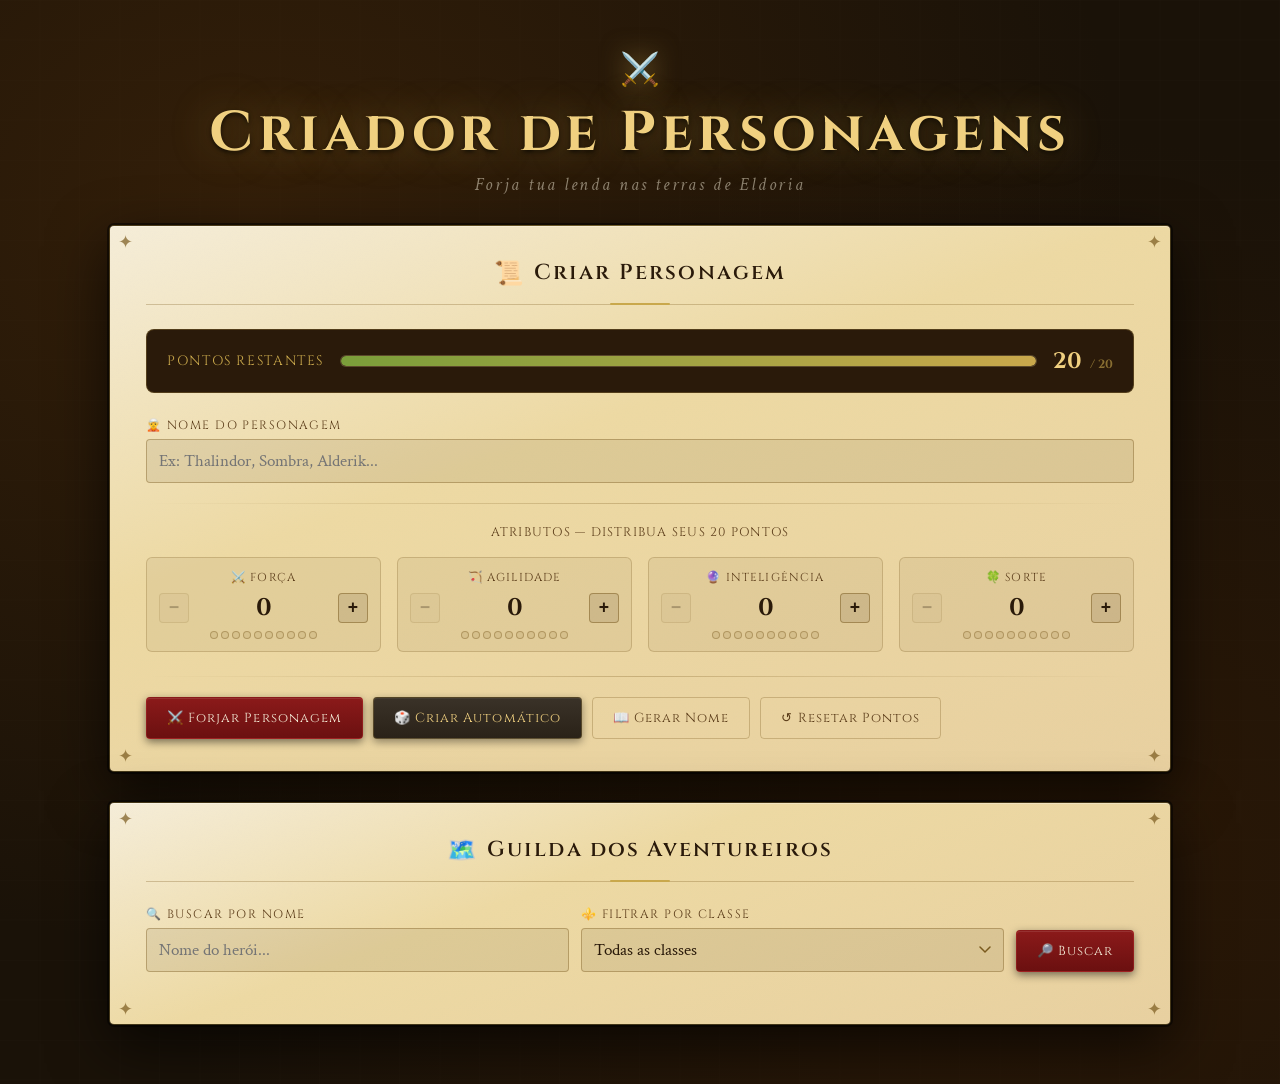
<file: python/prof.Raphael/gameRPG_API_v2/app/templates/index.html>
<!DOCTYPE html>
<html lang="pt-BR">
<head>
<meta charset="UTF-8">
<meta name="viewport" content="width=device-width, initial-scale=1.0">
<title>⚔️ RPG Creator</title>
<link href="https://fonts.googleapis.com/css2?family=MedievalSharp&family=Cinzel:wght@400;600;700&family=Crimson+Text:ital,wght@0,400;0,600;1,400&display=swap" rel="stylesheet">

<style>
  *, *::before, *::after { box-sizing: border-box; margin: 0; padding: 0; }

  :root {
    --gold: #C9A84C;
    --gold-light: #F0D080;
    --gold-dark: #7A5A1E;
    --parchment: #F5EDD8;
    --parchment-dark: #E8D9B0;
    --ink: #2A1A0A;
    --ink-light: #5C3D1A;
    --blood: #8B1A1A;
    --blood-light: #C0392B;
    --stone: #3A3228;
    --stone-light: #544940;
    --magic: #6B3FA0;
    --magic-light: #9B6FD0;
    --shadow: rgba(0,0,0,0.6);
  }

  body {
    font-family: 'Crimson Text', Georgia, serif;
    background-color: #1A1208;
    background-image:
      radial-gradient(ellipse at 20% 20%, rgba(90,50,10,0.4) 0%, transparent 60%),
      radial-gradient(ellipse at 80% 80%, rgba(60,30,5,0.5) 0%, transparent 60%),
      url("data:image/svg+xml,%3Csvg xmlns='http://www.w3.org/2000/svg' width='80' height='80'%3E%3Crect width='80' height='80' fill='none'/%3E%3Cpath d='M0 0h80v80' fill='none' stroke='%23ffffff06' stroke-width='0.5'/%3E%3Cpath d='M40 0v80M0 40h80' stroke='%23ffffff04' stroke-width='0.3'/%3E%3C/svg%3E");
    color: var(--parchment);
    min-height: 100vh;
    padding: 0 0 60px;
  }

  /* HEADER */
  .site-header {
    text-align: center;
    padding: 50px 20px 30px;
    position: relative;
  }
  .site-header::before {
    content: '';
    position: absolute;
    bottom: 0; left: 50%; transform: translateX(-50%);
    width: 600px; max-width: 90%;
    height: 1px;
    background: linear-gradient(90deg, transparent, var(--gold), transparent);
  }
  .site-header h1 {
    font-family: 'Cinzel', serif;
    font-size: clamp(2rem, 5vw, 3.5rem);
    font-weight: 700;
    color: var(--gold-light);
    text-shadow: 0 0 40px rgba(201,168,76,0.4), 0 2px 4px rgba(0,0,0,0.8);
    letter-spacing: 0.08em;
    line-height: 1.1;
  }
  .site-header .subtitle {
    font-family: 'Crimson Text', serif;
    font-style: italic;
    font-size: 1.1rem;
    color: rgba(245,237,216,0.5);
    margin-top: 8px;
    letter-spacing: 0.15em;
  }
  .crown-deco {
    font-size: 2rem;
    display: block;
    margin-bottom: 12px;
    filter: drop-shadow(0 0 12px rgba(201,168,76,0.6));
  }

  /* CONTAINER */
  .container {
    max-width: 1100px;
    margin: 0 auto;
    padding: 0 20px;
    display: grid;
    gap: 32px;
  }

  /* PANEL (parchment card) */
  .panel {
    background: linear-gradient(160deg, #F5EDD8 0%, #EDD9A3 40%, #E8D0A0 100%);
    border-radius: 4px;
    position: relative;
    color: var(--ink);
    box-shadow:
      0 0 0 1px rgba(201,168,76,0.3),
      0 0 0 3px rgba(0,0,0,0.5),
      0 20px 60px rgba(0,0,0,0.7),
      inset 0 1px 0 rgba(255,255,255,0.3);
    overflow: hidden;
  }
  .panel::before {
    content: '';
    position: absolute;
    inset: 0;
    background-image:
      url("data:image/svg+xml,%3Csvg xmlns='http://www.w3.org/2000/svg' width='200' height='200'%3E%3Cfilter id='n'%3E%3CfeTurbulence type='fractalNoise' baseFrequency='0.9' numOctaves='4'/%3E%3CfeColorMatrix type='saturate' values='0'/%3E%3C/filter%3E%3Crect width='200' height='200' filter='url(%23n)' opacity='0.04'/%3E%3C/svg%3E");
    opacity: 0.4;
    pointer-events: none;
  }

  /* PANEL CORNERS */
  .panel-inner { padding: 32px 36px; position: relative; }
  .corner {
    position: absolute;
    width: 28px; height: 28px;
    color: var(--gold-dark);
    font-size: 18px;
    line-height: 1;
    opacity: 0.7;
  }
  .corner-tl { top: 8px; left: 8px; }
  .corner-tr { top: 8px; right: 8px; transform: scaleX(-1); }
  .corner-bl { bottom: 8px; left: 8px; transform: scaleY(-1); }
  .corner-br { bottom: 8px; right: 8px; transform: scale(-1); }

  /* PANEL TITLE */
  .panel-title {
    font-family: 'Cinzel', serif;
    font-size: 1.35rem;
    font-weight: 600;
    color: var(--ink);
    text-align: center;
    margin-bottom: 24px;
    padding-bottom: 14px;
    border-bottom: 1px solid rgba(122,90,30,0.3);
    letter-spacing: 0.1em;
    position: relative;
  }
  .panel-title .title-icon {
    display: inline-block;
    margin-right: 8px;
    font-size: 1.1em;
    vertical-align: -2px;
  }
  .panel-title::after {
    content: '';
    position: absolute;
    bottom: -1px; left: 50%; transform: translateX(-50%);
    width: 60px; height: 2px;
    background: var(--gold);
    border-radius: 2px;
  }

  /* POINTS BAR */
  .points-section {
    background: var(--ink);
    border-radius: 8px;
    padding: 16px 20px;
    margin-bottom: 24px;
    border: 1px solid rgba(201,168,76,0.25);
    display: flex;
    align-items: center;
    gap: 16px;
    flex-wrap: wrap;
  }
  .points-label {
    font-family: 'Cinzel', serif;
    font-size: 0.85rem;
    color: var(--gold);
    letter-spacing: 0.12em;
    text-transform: uppercase;
    white-space: nowrap;
  }
  .points-bar-wrap {
    flex: 1;
    min-width: 120px;
    height: 12px;
    background: rgba(255,255,255,0.1);
    border-radius: 6px;
    overflow: hidden;
    border: 1px solid rgba(201,168,76,0.2);
  }
  .points-bar-fill {
    height: 100%;
    border-radius: 6px;
    background: linear-gradient(90deg, #7B9E3A, #C9A84C);
    transition: width 0.3s ease, background 0.3s ease;
  }
  .points-bar-fill.warning { background: linear-gradient(90deg, #C0392B, #E74C3C); }
  .points-number {
    font-family: 'Cinzel', serif;
    font-size: 1.4rem;
    font-weight: 700;
    color: var(--gold-light);
    min-width: 60px;
    text-align: right;
    transition: color 0.3s;
  }
  .points-number.warning { color: #E74C3C; }
  .points-number span { font-size: 0.75rem; color: rgba(201,168,76,0.6); margin-left: 2px; }

  /* FORM GRID */
  .form-grid {
    display: grid;
    grid-template-columns: repeat(auto-fit, minmax(160px, 1fr));
    gap: 16px;
    margin-bottom: 24px;
  }
  .field { display: flex; flex-direction: column; gap: 6px; }
  .field label {
    font-family: 'Cinzel', serif;
    font-size: 0.75rem;
    color: var(--ink-light);
    letter-spacing: 0.12em;
    text-transform: uppercase;
  }
  .field label .stat-icon { margin-right: 5px; }
  .field input[type="text"],
  .field input[type="number"] {
    background: rgba(42,26,10,0.08);
    border: 1px solid rgba(122,90,30,0.4);
    border-radius: 4px;
    padding: 10px 12px;
    font-family: 'Crimson Text', serif;
    font-size: 1.05rem;
    color: var(--ink);
    transition: border-color 0.2s, box-shadow 0.2s;
    width: 100%;
  }
  .field input:focus {
    outline: none;
    border-color: var(--gold);
    box-shadow: 0 0 0 3px rgba(201,168,76,0.15);
  }
  .field input[type="number"] { text-align: center; font-size: 1.2rem; font-weight: 600; }

  /* STAT WIDGET */
  .stat-widget {
    background: rgba(42,26,10,0.05);
    border: 1px solid rgba(122,90,30,0.25);
    border-radius: 6px;
    padding: 12px;
    display: flex;
    flex-direction: column;
    align-items: center;
    gap: 8px;
  }
  .stat-name {
    font-family: 'Cinzel', serif;
    font-size: 0.72rem;
    color: var(--ink-light);
    letter-spacing: 0.1em;
    text-transform: uppercase;
  }
  .stat-controls {
    display: flex;
    align-items: center;
    gap: 8px;
    width: 100%;
  }
  .stat-btn {
    width: 30px; height: 30px;
    border: 1px solid rgba(122,90,30,0.5);
    background: rgba(42,26,10,0.1);
    border-radius: 4px;
    font-size: 1.1rem;
    cursor: pointer;
    color: var(--ink);
    display: flex; align-items: center; justify-content: center;
    transition: all 0.15s;
    font-weight: 700;
    flex-shrink: 0;
    padding: 0;
    line-height: 1;
  }
  .stat-btn:hover:not(:disabled) { background: var(--gold); color: white; border-color: var(--gold-dark); }
  .stat-btn:disabled { opacity: 0.3; cursor: not-allowed; }
  .stat-value {
    flex: 1;
    text-align: center;
    font-family: 'Cinzel', serif;
    font-size: 1.5rem;
    font-weight: 700;
    color: var(--ink);
    line-height: 1;
  }
  .stat-dots {
    display: flex;
    gap: 3px;
    flex-wrap: wrap;
    justify-content: center;
  }
  .dot {
    width: 8px; height: 8px;
    border-radius: 50%;
    border: 1px solid rgba(122,90,30,0.4);
    background: rgba(122,90,30,0.1);
    transition: all 0.15s;
  }
  .dot.filled { background: var(--gold); border-color: var(--gold-dark); }

  /* BUTTONS */
  .btn-row {
    display: flex;
    flex-wrap: wrap;
    gap: 10px;
    margin-top: 8px;
  }
  .btn {
    font-family: 'Cinzel', serif;
    font-size: 0.82rem;
    letter-spacing: 0.08em;
    padding: 11px 20px;
    border: none;
    border-radius: 4px;
    cursor: pointer;
    transition: all 0.2s;
    display: inline-flex;
    align-items: center;
    gap: 7px;
    position: relative;
    overflow: hidden;
  }
  .btn::after {
    content: '';
    position: absolute;
    inset: 0;
    background: rgba(255,255,255,0);
    transition: background 0.15s;
  }
  .btn:hover::after { background: rgba(255,255,255,0.08); }
  .btn:active { transform: scale(0.97); }

  .btn-primary {
    background: linear-gradient(180deg, #8B1A1A 0%, #6B1010 100%);
    color: var(--parchment);
    box-shadow: 0 3px 8px rgba(0,0,0,0.5), inset 0 1px 0 rgba(255,255,255,0.1);
    border: 1px solid rgba(201,50,50,0.3);
  }
  .btn-primary:hover { box-shadow: 0 5px 16px rgba(139,26,26,0.6), inset 0 1px 0 rgba(255,255,255,0.1); }

  .btn-secondary {
    background: linear-gradient(180deg, #3A3228 0%, #2A2218 100%);
    color: var(--gold-light);
    box-shadow: 0 3px 8px rgba(0,0,0,0.4), inset 0 1px 0 rgba(255,255,255,0.05);
    border: 1px solid rgba(201,168,76,0.25);
  }
  .btn-secondary:hover { border-color: rgba(201,168,76,0.5); }

  .btn-ghost {
    background: transparent;
    color: var(--ink-light);
    border: 1px solid rgba(122,90,30,0.3);
    box-shadow: none;
  }
  .btn-ghost:hover { background: rgba(201,168,76,0.1); }

  /* ERROR */
  .error-msg {
    display: none;
    background: rgba(139,26,26,0.12);
    border: 1px solid rgba(139,26,26,0.4);
    border-left: 3px solid var(--blood);
    padding: 10px 14px;
    border-radius: 4px;
    color: var(--blood);
    font-size: 0.95rem;
    margin-top: 12px;
  }
  .error-msg.visible { display: block; }

  /* CREATED CHARACTER CARD */
  .created-card {
    display: none;
    margin-top: 24px;
    background: var(--ink);
    border: 1px solid rgba(201,168,76,0.35);
    border-radius: 8px;
    overflow: hidden;
    box-shadow: 0 8px 32px rgba(0,0,0,0.5);
    animation: fadeInUp 0.4s ease both;
  }
  .created-card.visible { display: block; }

  .created-card-header {
    background: linear-gradient(135deg, #2A1A0A 0%, #3A2810 100%);
    border-bottom: 1px solid rgba(201,168,76,0.2);
    padding: 18px 22px;
    display: flex;
    align-items: center;
    gap: 16px;
    position: relative;
  }
  .created-card-header::after {
    content: '✦ PERSONAGEM FORJADO ✦';
    position: absolute;
    top: 8px; right: 14px;
    font-family: 'Cinzel', serif;
    font-size: 0.6rem;
    letter-spacing: 0.18em;
    color: rgba(201,168,76,0.45);
  }
  .created-avatar {
    width: 56px; height: 56px;
    border-radius: 50%;
    background: var(--stone-light);
    border: 2px solid rgba(201,168,76,0.4);
    display: flex; align-items: center; justify-content: center;
    font-size: 1.7rem;
    flex-shrink: 0;
    box-shadow: 0 0 0 4px rgba(201,168,76,0.08);
  }
  .created-name {
    font-family: 'Cinzel', serif;
    font-size: 1.3rem;
    font-weight: 700;
    color: var(--gold-light);
    text-shadow: 0 0 20px rgba(201,168,76,0.3);
    line-height: 1.2;
  }
  .created-class-badge {
    display: inline-block;
    margin-top: 4px;
    padding: 2px 10px;
    border-radius: 3px;
    font-family: 'Cinzel', serif;
    font-size: 0.72rem;
    letter-spacing: 0.07em;
  }

  .created-card-body {
    padding: 20px 22px;
  }
  .created-stats-row {
    display: grid;
    grid-template-columns: repeat(4, 1fr);
    gap: 10px;
    margin-bottom: 16px;
  }
  @media (max-width: 500px) { .created-stats-row { grid-template-columns: 1fr 1fr; } }

  .created-stat {
    background: rgba(255,255,255,0.04);
    border: 1px solid rgba(201,168,76,0.12);
    border-radius: 6px;
    padding: 10px 8px;
    text-align: center;
    transition: border-color 0.2s;
  }
  .created-stat:hover { border-color: rgba(201,168,76,0.3); }
  .created-stat-icon { font-size: 1.2rem; display: block; margin-bottom: 4px; }
  .created-stat-label {
    font-family: 'Cinzel', serif;
    font-size: 0.6rem;
    letter-spacing: 0.12em;
    color: rgba(245,237,216,0.4);
    text-transform: uppercase;
    display: block;
    margin-bottom: 4px;
  }
  .created-stat-value {
    font-family: 'Cinzel', serif;
    font-size: 1.4rem;
    font-weight: 700;
    color: var(--gold-light);
    display: block;
    line-height: 1;
  }
  .created-stat-bar {
    width: 100%; height: 3px;
    background: rgba(255,255,255,0.07);
    border-radius: 2px;
    margin-top: 6px;
    overflow: hidden;
  }
  .created-stat-bar-fill {
    height: 100%;
    border-radius: 2px;
    background: linear-gradient(90deg, var(--gold-dark), var(--gold));
  }

  .created-footer {
    border-top: 1px solid rgba(201,168,76,0.12);
    padding-top: 14px;
    display: flex;
    align-items: center;
    justify-content: space-between;
    flex-wrap: wrap;
    gap: 10px;
  }
  .created-points-badge {
    background: rgba(201,168,76,0.12);
    border: 1px solid rgba(201,168,76,0.3);
    color: var(--gold-light);
    padding: 5px 14px;
    border-radius: 20px;
    font-family: 'Cinzel', serif;
    font-size: 0.78rem;
    letter-spacing: 0.05em;
  }
  .created-success {
    display: flex;
    align-items: center;
    gap: 6px;
    font-family: 'Cinzel', serif;
    font-size: 0.72rem;
    color: #7AB84A;
    letter-spacing: 0.1em;
  }

  /* SEARCH SECTION */
  .search-row {
    display: flex;
    flex-wrap: wrap;
    gap: 12px;
    margin-bottom: 20px;
    align-items: flex-end;
  }
  .search-row .field { flex: 1; min-width: 140px; }
  .search-row select {
    background: rgba(42,26,10,0.08);
    border: 1px solid rgba(122,90,30,0.4);
    border-radius: 4px;
    padding: 10px 12px;
    font-family: 'Crimson Text', serif;
    font-size: 1.05rem;
    color: var(--ink);
    width: 100%;
    appearance: none;
    background-image: url("data:image/svg+xml,%3Csvg xmlns='http://www.w3.org/2000/svg' width='12' height='8'%3E%3Cpath d='M1 1l5 5 5-5' stroke='%237A5A1E' fill='none' stroke-width='1.5' stroke-linecap='round'/%3E%3C/svg%3E");
    background-repeat: no-repeat;
    background-position: right 12px center;
    cursor: pointer;
  }
  .search-row select:focus { outline: none; border-color: var(--gold); }

  /* PLAYER CARDS */
  .players-grid {
    display: grid;
    grid-template-columns: repeat(auto-fill, minmax(280px, 1fr));
    gap: 16px;
    margin-top: 8px;
  }
  .player-card {
    background: var(--ink);
    border: 1px solid rgba(201,168,76,0.2);
    border-radius: 6px;
    padding: 18px;
    color: var(--parchment);
    transition: border-color 0.2s, transform 0.2s;
    position: relative;
    overflow: hidden;
  }
  .player-card::before {
    content: '';
    position: absolute;
    inset: 0;
    background: linear-gradient(135deg, rgba(201,168,76,0.05) 0%, transparent 60%);
    pointer-events: none;
  }
  .player-card:hover { border-color: rgba(201,168,76,0.5); transform: translateY(-2px); }

  .player-header {
    display: flex;
    align-items: center;
    gap: 12px;
    margin-bottom: 14px;
    padding-bottom: 12px;
    border-bottom: 1px solid rgba(201,168,76,0.15);
  }
  .player-avatar {
    width: 44px; height: 44px;
    border-radius: 50%;
    background: var(--stone-light);
    border: 2px solid rgba(201,168,76,0.3);
    display: flex; align-items: center; justify-content: center;
    font-size: 1.3rem;
    flex-shrink: 0;
  }
  .player-name {
    font-family: 'Cinzel', serif;
    font-size: 1rem;
    font-weight: 600;
    color: var(--gold-light);
    line-height: 1.2;
  }
  .player-class {
    font-size: 0.8rem;
    color: rgba(245,237,216,0.5);
    font-style: italic;
  }

  .stats-grid-card {
    display: grid;
    grid-template-columns: 1fr 1fr;
    gap: 8px;
  }
  .stat-pill {
    background: rgba(255,255,255,0.05);
    border: 1px solid rgba(201,168,76,0.1);
    border-radius: 4px;
    padding: 6px 10px;
    display: flex;
    align-items: center;
    justify-content: space-between;
  }
  .stat-pill-name {
    font-size: 0.72rem;
    color: rgba(245,237,216,0.45);
    text-transform: uppercase;
    letter-spacing: 0.08em;
    font-family: 'Cinzel', serif;
  }
  .stat-pill-val {
    font-family: 'Cinzel', serif;
    font-size: 1rem;
    font-weight: 600;
    color: var(--gold-light);
  }
  .stat-pill-bar {
    width: 100%;
    height: 3px;
    background: rgba(255,255,255,0.08);
    border-radius: 2px;
    margin-top: 4px;
    overflow: hidden;
  }
  .stat-pill-bar-fill {
    height: 100%;
    border-radius: 2px;
    background: var(--gold);
    transition: width 0.4s ease;
  }

  .player-footer {
    margin-top: 12px;
    padding-top: 10px;
    border-top: 1px solid rgba(201,168,76,0.1);
    display: flex;
    justify-content: space-between;
    align-items: center;
    font-size: 0.8rem;
  }
  .points-badge {
    background: rgba(201,168,76,0.15);
    border: 1px solid rgba(201,168,76,0.3);
    color: var(--gold-light);
    padding: 3px 10px;
    border-radius: 20px;
    font-family: 'Cinzel', serif;
    font-size: 0.75rem;
    letter-spacing: 0.05em;
  }

  /* DELETE BUTTON */
  .btn-delete {
    background: transparent;
    border: 1px solid rgba(139,26,26,0.35);
    color: rgba(240,128,128,0.6);
    padding: 4px 10px;
    border-radius: 4px;
    font-family: 'Cinzel', serif;
    font-size: 0.68rem;
    letter-spacing: 0.08em;
    cursor: pointer;
    transition: all 0.2s;
    display: inline-flex;
    align-items: center;
    gap: 5px;
  }
  .btn-delete:hover {
    background: rgba(139,26,26,0.25);
    border-color: rgba(192,57,43,0.7);
    color: #F08080;
  }

  /* CONFIRM DELETE OVERLAY inside card */
  .delete-confirm {
    display: none;
    position: absolute;
    inset: 0;
    background: rgba(20,8,4,0.93);
    border-radius: 6px;
    align-items: center;
    justify-content: center;
    flex-direction: column;
    gap: 14px;
    z-index: 10;
    text-align: center;
    padding: 20px;
    backdrop-filter: blur(2px);
  }
  .delete-confirm.active { display: flex; }
  .delete-confirm-text {
    font-family: 'Cinzel', serif;
    font-size: 0.85rem;
    color: var(--parchment);
    letter-spacing: 0.08em;
    line-height: 1.5;
  }
  .delete-confirm-text strong { color: var(--gold-light); display: block; margin-top: 4px; font-size: 1rem; }
  .delete-confirm-skull { font-size: 2rem; margin-bottom: 4px; }
  .delete-confirm-btns { display: flex; gap: 10px; }
  .btn-confirm-yes {
    background: linear-gradient(180deg, #8B1A1A, #6B1010);
    border: 1px solid rgba(192,57,43,0.5);
    color: var(--parchment);
    padding: 8px 18px;
    border-radius: 4px;
    font-family: 'Cinzel', serif;
    font-size: 0.75rem;
    letter-spacing: 0.08em;
    cursor: pointer;
    transition: all 0.2s;
  }
  .btn-confirm-yes:hover { background: linear-gradient(180deg, #A02020, #8B1A1A); }
  .btn-confirm-no {
    background: rgba(255,255,255,0.07);
    border: 1px solid rgba(201,168,76,0.25);
    color: var(--gold-light);
    padding: 8px 18px;
    border-radius: 4px;
    font-family: 'Cinzel', serif;
    font-size: 0.75rem;
    letter-spacing: 0.08em;
    cursor: pointer;
    transition: all 0.2s;
  }
  .btn-confirm-no:hover { background: rgba(201,168,76,0.12); }

  /* CLASS BADGE */
  .class-badge {
    display: inline-block;
    padding: 2px 8px;
    border-radius: 3px;
    font-size: 0.72rem;
    font-family: 'Cinzel', serif;
    letter-spacing: 0.05em;
  }
  .class-Guerreiro { background: rgba(139,26,26,0.3); color: #F08080; border: 1px solid rgba(139,26,26,0.5); }
  .class-Arqueiro  { background: rgba(59,109,17,0.3); color: #90C060; border: 1px solid rgba(59,109,17,0.5); }
  .class-Mago      { background: rgba(107,63,160,0.3); color: #B090E0; border: 1px solid rgba(107,63,160,0.5); }
  .class-Aventureiro { background: rgba(201,168,76,0.2); color: #D4A840; border: 1px solid rgba(201,168,76,0.4); }

  /* DIVIDER */
  .divider {
    height: 1px;
    background: linear-gradient(90deg, transparent, rgba(122,90,30,0.3), transparent);
    margin: 20px 0;
  }

  /* EMPTY STATE */
  .empty-state {
    text-align: center;
    padding: 40px 20px;
    color: var(--ink-light);
    font-style: italic;
    font-size: 1.1rem;
  }
  .empty-state .big-icon { font-size: 2.5rem; display: block; margin-bottom: 12px; opacity: 0.4; }

  /* ANIMATIONS */
  @keyframes fadeInUp {
    from { opacity: 0; transform: translateY(12px); }
    to   { opacity: 1; transform: translateY(0); }
  }
  .panel { animation: fadeInUp 0.5s ease both; }
  .panel:nth-child(2) { animation-delay: 0.1s; }
  .player-card { animation: fadeInUp 0.35s ease both; }

  @media (max-width: 600px) {
    .panel-inner { padding: 20px 18px; }
    .form-grid { grid-template-columns: 1fr 1fr; }
    .btn-row { flex-direction: column; }
    .btn { justify-content: center; }
  }
</style>
</head>
<body>

<header class="site-header">
  <span class="crown-deco">⚔️</span>
  <h1>Criador de Personagens</h1>
  <p class="subtitle">Forja tua lenda nas terras de Eldoria</p>
</header>

<main class="container">

  <!-- PAINEL CRIAR -->
  <div class="panel">
    <span class="corner corner-tl">✦</span>
    <span class="corner corner-tr">✦</span>
    <span class="corner corner-bl">✦</span>
    <span class="corner corner-br">✦</span>

    <div class="panel-inner">
      <h2 class="panel-title"><span class="title-icon">📜</span>Criar Personagem</h2>

      <!-- PONTOS -->
      <div class="points-section">
        <div class="points-label">Pontos restantes</div>
        <div class="points-bar-wrap">
          <div class="points-bar-fill" id="pointsBarFill" style="width: 100%"></div>
        </div>
        <div class="points-number" id="pointsDisplay">20 <span>/ 20</span></div>
      </div>

      <!-- NOME -->
      <div class="form-grid" style="grid-template-columns: 1fr; margin-bottom: 20px;">
        <div class="field">
          <label>🧝 Nome do Personagem</label>
          <input type="text" id="name" placeholder="Ex: Thalindor, Sombra, Alderik...">
        </div>
      </div>

      <div class="divider"></div>
      <p style="font-family:'Cinzel',serif; font-size:0.78rem; color:var(--ink-light); letter-spacing:0.1em; text-transform:uppercase; margin-bottom:16px; text-align:center;">Atributos — distribua seus 20 pontos</p>

      <!-- STATS WIDGETS -->
      <div class="form-grid" id="statsGrid">
        <div class="stat-widget">
          <div class="stat-name">⚔️ Força</div>
          <div class="stat-controls">
            <button class="stat-btn" onclick="changeStat('force',-1)">−</button>
            <div class="stat-value" id="force-val">0</div>
            <button class="stat-btn" onclick="changeStat('force',1)">+</button>
          </div>
          <div class="stat-dots" id="force-dots"></div>
        </div>
        <div class="stat-widget">
          <div class="stat-name">🏹 Agilidade</div>
          <div class="stat-controls">
            <button class="stat-btn" onclick="changeStat('agility',-1)">−</button>
            <div class="stat-value" id="agility-val">0</div>
            <button class="stat-btn" onclick="changeStat('agility',1)">+</button>
          </div>
          <div class="stat-dots" id="agility-dots"></div>
        </div>
        <div class="stat-widget">
          <div class="stat-name">🔮 Inteligência</div>
          <div class="stat-controls">
            <button class="stat-btn" onclick="changeStat('inteligence',-1)">−</button>
            <div class="stat-value" id="inteligence-val">0</div>
            <button class="stat-btn" onclick="changeStat('inteligence',1)">+</button>
          </div>
          <div class="stat-dots" id="inteligence-dots"></div>
        </div>
        <div class="stat-widget">
          <div class="stat-name">🍀 Sorte</div>
          <div class="stat-controls">
            <button class="stat-btn" onclick="changeStat('luck',-1)">−</button>
            <div class="stat-value" id="luck-val">0</div>
            <button class="stat-btn" onclick="changeStat('luck',1)">+</button>
          </div>
          <div class="stat-dots" id="luck-dots"></div>
        </div>
      </div>

      <div class="divider"></div>

      <div class="btn-row">
        <button class="btn btn-primary" onclick="createPlayer()">⚔️ Forjar Personagem</button>
        <button class="btn btn-secondary" onclick="createAuto()">🎲 Criar Automático</button>
        <button class="btn btn-ghost" onclick="generateName()">📖 Gerar Nome</button>
        <button class="btn btn-ghost" onclick="resetStats()">↺ Resetar Pontos</button>
      </div>

      <div class="error-msg" id="error"></div>
      <div class="created-card" id="result"></div>
    </div>
  </div>

  <!-- PAINEL BUSCAR -->
  <div class="panel">
    <span class="corner corner-tl">✦</span>
    <span class="corner corner-tr">✦</span>
    <span class="corner corner-bl">✦</span>
    <span class="corner corner-br">✦</span>

    <div class="panel-inner">
      <h2 class="panel-title"><span class="title-icon">🗺️</span>Guilda dos Aventureiros</h2>

      <div class="search-row">
        <div class="field">
          <label>🔍 Buscar por nome</label>
          <input type="text" id="searchName" placeholder="Nome do herói...">
        </div>
        <div class="field">
          <label>⚜️ Filtrar por classe</label>
          <select id="searchClass">
            <option value="">Todas as classes</option>
            <option>Guerreiro</option>
            <option>Arqueiro</option>
            <option>Mago</option>
            <option>Aventureiro</option>
          </select>
        </div>
        <button class="btn btn-primary" onclick="search()" style="align-self:flex-end; white-space:nowrap;">🔎 Buscar</button>
      </div>

      <div id="players"></div>
    </div>
  </div>

</main>

<script>
const API = "";
// ⚠️ Se o delete não funcionar, adicione ao seu Flask:
//    from flask_cors import CORS
//    CORS(app)
// E instale: pip install flask-cors
const MAX_POINTS = 20;
const MAX_PER_STAT = 10;

const stats = { force: 0, agility: 0, inteligence: 0, luck: 0 };

function usedPoints() {
  return stats.force + stats.agility + stats.inteligence + stats.luck;
}

function remainingPoints() {
  return MAX_POINTS - usedPoints();
}

function updatePointsDisplay() {
  const rem = remainingPoints();
  const pct = (rem / MAX_POINTS) * 100;
  const fill = document.getElementById('pointsBarFill');
  const num = document.getElementById('pointsDisplay');

  fill.style.width = pct + '%';
  num.innerHTML = rem + ' <span>/ ' + MAX_POINTS + '</span>';

  if (rem <= 5) {
    fill.classList.add('warning');
    num.classList.add('warning');
  } else {
    fill.classList.remove('warning');
    num.classList.remove('warning');
  }

  ['force','agility','inteligence','luck'].forEach(s => updateDots(s));
  updateButtons();
}

function updateDots(stat) {
  const container = document.getElementById(stat + '-dots');
  container.innerHTML = '';
  for (let i = 0; i < MAX_PER_STAT; i++) {
    const dot = document.createElement('div');
    dot.className = 'dot' + (i < stats[stat] ? ' filled' : '');
    container.appendChild(dot);
  }
}

function updateButtons() {
  const rem = remainingPoints();
  ['force','agility','inteligence','luck'].forEach(s => {
    const plusBtns = document.querySelectorAll('button[onclick*="changeStat(\'' + s + '\',1)"]');
    plusBtns.forEach(btn => {
      btn.disabled = rem <= 0 || stats[s] >= MAX_PER_STAT;
    });
    const minusBtns = document.querySelectorAll('button[onclick*="changeStat(\'' + s + '\',-1)"]');
    minusBtns.forEach(btn => {
      btn.disabled = stats[s] <= 0;
    });
  });
}

function changeStat(stat, delta) {
  const next = stats[stat] + delta;
  if (next < 0 || next > MAX_PER_STAT) return;
  if (delta > 0 && remainingPoints() <= 0) return;
  stats[stat] = next;
  document.getElementById(stat + '-val').textContent = next;
  updatePointsDisplay();
}

function resetStats() {
  ['force','agility','inteligence','luck'].forEach(s => {
    stats[s] = 0;
    document.getElementById(s + '-val').textContent = '0';
  });
  updatePointsDisplay();
}

function showError(msg) {
  const el = document.getElementById('error');
  el.textContent = msg;
  el.classList.add('visible');
}

function clearError() {
  document.getElementById('error').classList.remove('visible');
}

const CLASS_ICONS_MAP = { 'Guerreiro': '⚔️', 'Arqueiro': '🏹', 'Mago': '🔮', 'Aventureiro': '🗺️' };
const CLASS_COLORS = {
  'Guerreiro':   { bg: 'rgba(139,26,26,0.35)',  color: '#F08080', border: 'rgba(139,26,26,0.6)' },
  'Arqueiro':    { bg: 'rgba(59,109,17,0.35)',   color: '#90C060', border: 'rgba(59,109,17,0.6)' },
  'Mago':        { bg: 'rgba(107,63,160,0.35)',  color: '#B090E0', border: 'rgba(107,63,160,0.6)' },
  'Aventureiro': { bg: 'rgba(201,168,76,0.2)',   color: '#D4A840', border: 'rgba(201,168,76,0.5)' }
};

function showResult(data) {
  const el = document.getElementById('result');
  const icon = CLASS_ICONS_MAP[data.class] || '🧙';
  const cc = CLASS_COLORS[data.class] || CLASS_COLORS['Aventureiro'];
  const statsData = [
    { icon: '⚔️', label: 'Força',       key: 'force' },
    { icon: '🏹', label: 'Agilidade',   key: 'agility' },
    { icon: '🔮', label: 'Inteligência',key: 'inteligence' },
    { icon: '🍀', label: 'Sorte',       key: 'luck' },
  ];
  const statsHTML = statsData.map(s => {
    const val = Number(data[s.key]) || 0;
    const pct = Math.round((val / 10) * 100);
    return `
      <div class="created-stat">
        <span class="created-stat-icon">${s.icon}</span>
        <span class="created-stat-label">${s.label}</span>
        <span class="created-stat-value">${val}</span>
        <div class="created-stat-bar"><div class="created-stat-bar-fill" style="width:${pct}%"></div></div>
      </div>`;
  }).join('');
  el.innerHTML = `
    <div class="created-card-header">
      <div class="created-avatar">${icon}</div>
      <div>
        <div class="created-name">${data.name}</div>
        <span class="created-class-badge" style="background:${cc.bg}; color:${cc.color}; border:1px solid ${cc.border}">${data.class}</span>
      </div>
    </div>
    <div class="created-card-body">
      <div class="created-stats-row">${statsHTML}</div>
      <div class="created-footer">
        <div class="created-success">✔ Personagem criado com sucesso</div>
        <span class="created-points-badge">✨ ${data.point} pontos livres</span>
      </div>
    </div>
  `;
  el.classList.add('visible');
}

function createPlayer() {
  clearError();
  const name = document.getElementById('name').value.trim();

  if (!name) {
    showError('⚠️ Digite um nome para o personagem antes de forjá-lo.');
    return;
  }

  // Valida nome duplicado antes de criar
  fetch(`${API}/api/searchCharacter?name=${encodeURIComponent(name)}`)
    .then(r => r.json())
    .then(existing => {
      const duplicate = existing.find(p => p.name.trim().toLowerCase() === name.toLowerCase());
      if (duplicate) {
        showError(`⚠️ Já existe um herói chamado "${duplicate.name}" nos registros da guilda! Escolha outro nome.`);
        return;
      }
      // Nome livre — prossegue com a criação
      fetch(`${API}/api/createPlayer?name=${encodeURIComponent(name)}&force=${stats.force}&agility=${stats.agility}&inteligence=${stats.inteligence}&luck=${stats.luck}`)
        .then(r => r.json())
        .then(data => showResult(data))
        .catch(() => showError('⚠️ Não foi possível conectar ao servidor.'));
    })
    .catch(() => showError('⚠️ Não foi possível conectar ao servidor.'));
}

function createAuto() {
  clearError();
  fetch(`${API}/api/createPlayer`)
    .then(r => r.json())
    .then(data => {
      showResult(data);
      if (data.name) document.getElementById('name').value = data.name;
      if (data.force !== undefined) {
        resetStats();
        ['force','agility','inteligence','luck'].forEach(s => {
          stats[s] = data[s] || 0;
          document.getElementById(s + '-val').textContent = stats[s];
        });
        updatePointsDisplay();
      }
    })
    .catch(() => showError('⚠️ Não foi possível conectar ao servidor.'));
}

function generateName() {
  fetch(`${API}/api/createPlayer`)
    .then(r => r.json())
    .then(data => { if (data.name) document.getElementById('name').value = data.name; })
    .catch(() => showError('⚠️ Não foi possível conectar ao servidor.'));
}

function search() {
  const name = document.getElementById('searchName').value;
  const classe = document.getElementById('searchClass').value;
  let url = `${API}/api/searchCharacter?`;
  if (name) url += `name=${name}&`;
  if (classe) url += `class=${classe}`;

  fetch(url)
    .then(r => r.json())
    .then(data => renderPlayers(data))
    .catch(() => renderPlayers(null));
}

const CLASS_ICONS = {
  'Guerreiro': '⚔️', 'Arqueiro': '🏹', 'Mago': '🔮', 'Aventureiro': '🗺️'
};

function renderPlayers(players) {
  const container = document.getElementById('players');
  container.innerHTML = '';

  if (!players || !players.length) {
    container.innerHTML = `<div class="empty-state"><span class="big-icon">🌫️</span>Nenhum personagem encontrado nos registros da guilda.</div>`;
    return;
  }

  const grid = document.createElement('div');
  grid.className = 'players-grid';

  players.forEach((p, i) => {
    const icon = CLASS_ICONS[p.class] || '🧙';
    const totalStats = (p.force||0) + (p.agility||0) + (p.inteligence||0) + (p.luck||0);

    const card = document.createElement('div');
    card.className = 'player-card';
    card.style.animationDelay = (i * 0.06) + 's';

    card.innerHTML = `
      <div class="player-header">
        <div class="player-avatar">${icon}</div>
        <div>
          <div class="player-name">${p.name}</div>
          <span class="class-badge class-${p.class}">${p.class}</span>
        </div>
      </div>
      <div class="stats-grid-card">
        ${statPill('⚔️ Força', p.force, MAX_PER_STAT)}
        ${statPill('🏹 Agilidade', p.agility, MAX_PER_STAT)}
        ${statPill('🔮 Inteligência', p.inteligence, MAX_PER_STAT)}
        ${statPill('🍀 Sorte', p.luck, MAX_PER_STAT)}
      </div>
      <div class="player-footer">
        <span style="font-size:0.78rem; color:rgba(245,237,216,0.4);">Total: ${totalStats} pts</span>
        <span class="points-badge">✨ ${p.point} pts livres</span>
        <button class="btn-delete" onclick="askDelete(this, ${p.id}, '${p.name}')">🗑 Deletar</button>
      </div>
      <div class="delete-confirm">
        <div class="delete-confirm-skull">💀</div>
        <div class="delete-confirm-text">Deseja apagar este herói?<strong>${p.name}</strong></div>
        <div class="delete-confirm-btns">
          <button class="btn-confirm-yes" onclick="confirmDelete(this, ${p.id})">⚔️ Sim, deletar</button>
          <button class="btn-confirm-no" onclick="cancelDelete(this)">✕ Cancelar</button>
        </div>
      </div>
    `;

    grid.appendChild(card);
  });

  container.appendChild(grid);
}

function statPill(label, value, max) {
  const pct = Math.round(((value||0) / max) * 100);
  return `
    <div class="stat-pill" style="flex-direction: column; align-items: stretch; gap: 4px;">
      <div style="display:flex; justify-content:space-between; align-items:center;">
        <span class="stat-pill-name">${label}</span>
        <span class="stat-pill-val">${value||0}</span>
      </div>
      <div class="stat-pill-bar"><div class="stat-pill-bar-fill" style="width:${pct}%"></div></div>
    </div>
  `;
}

function askDelete(btn, id, name) {
  const card = btn.closest('.player-card');
  card.querySelector('.delete-confirm').classList.add('active');
}

function cancelDelete(btn) {
  btn.closest('.delete-confirm').classList.remove('active');
}

function confirmDelete(btn, id) {
  const card = btn.closest('.player-card');
  const overlay = btn.closest('.delete-confirm');
  overlay.innerHTML = '<div style="font-family:Cinzel,serif;color:var(--gold-light);font-size:0.8rem;letter-spacing:0.1em;">⏳ Deletando...</div>';

  fetch(`${API}/api/deleteCharacter?id=${id}`, {
    method: 'GET',
    headers: { 'Accept': 'application/json, text/plain, */*' }
  })
    .then(r => {
      // Verifica se o servidor respondeu com sucesso (2xx)
      if (!r.ok) {
        return r.text().then(t => { throw new Error(t || 'Erro ' + r.status); });
      }
      return r.text();
    })
    .then(msg => {
      // Só remove visualmente após confirmação do servidor
      if (msg && msg.toLowerCase().includes('erro')) {
        throw new Error(msg);
      }
      card.style.transition = 'opacity 0.4s, transform 0.4s';
      card.style.opacity = '0';
      card.style.transform = 'scale(0.92)';
      setTimeout(() => {
        card.remove();
        const grid = document.querySelector('.players-grid');
        if (grid && !grid.querySelector('.player-card')) {
          grid.innerHTML = '';
          document.getElementById('players').innerHTML =
            '<div class="empty-state"><span class="big-icon">🌫️</span>Nenhum personagem encontrado nos registros da guilda.</div>';
        }
      }, 400);
    })
    .catch(err => {
      const msg = err.message || 'Erro desconhecido';
      overlay.innerHTML = `
        <div style="color:#F08080;font-family:Cinzel,serif;font-size:0.78rem;text-align:center;line-height:1.6;">
          ⚠️ Falha ao deletar.<br>
          <span style="font-size:0.68rem;opacity:0.7;">${msg}</span><br>
          <button class="btn-confirm-no" style="margin-top:12px" onclick="cancelDelete(this)">Fechar</button>
        </div>`;
    });
}

updatePointsDisplay();
</script>
</body>
</html>
</file>
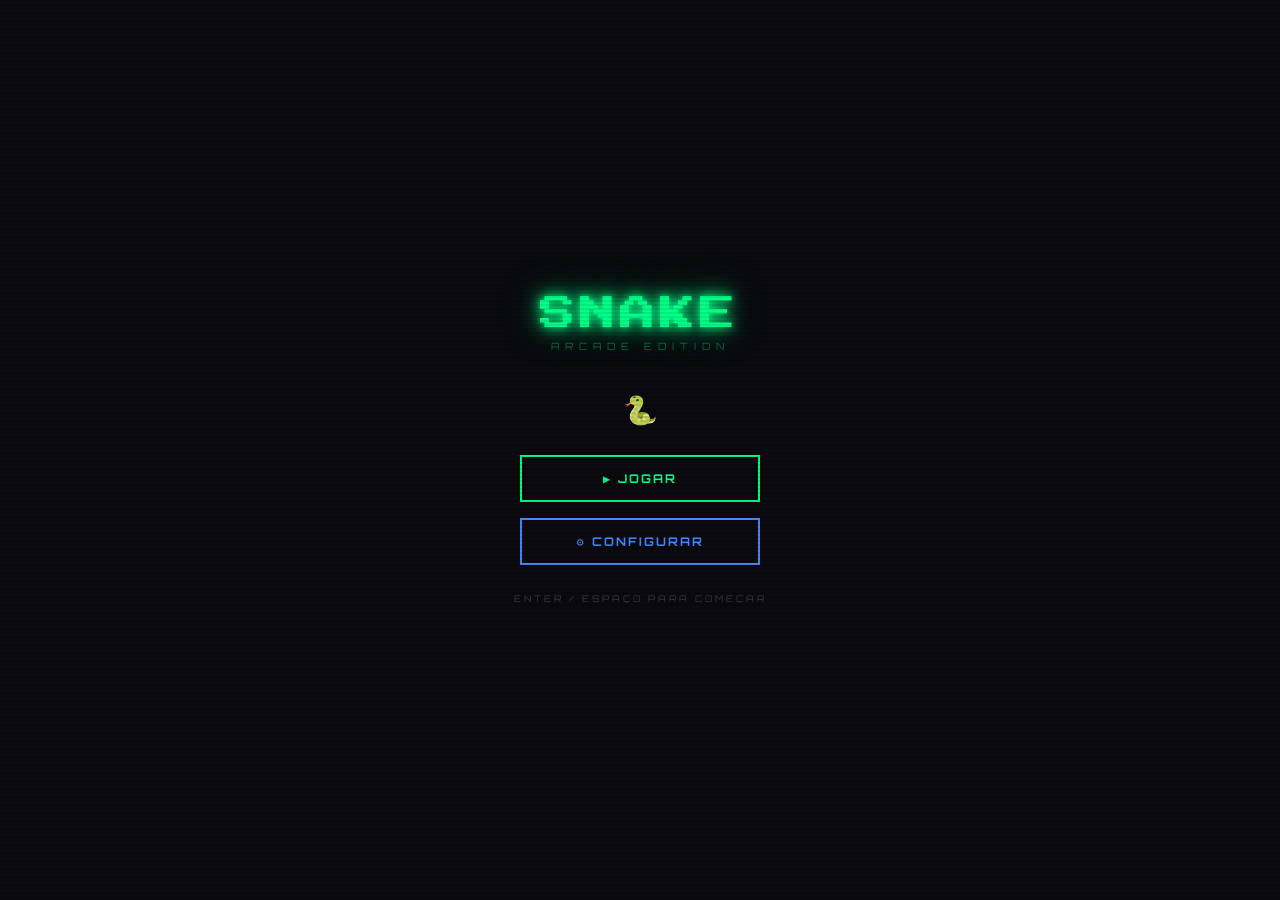
<file: python/prof.Matheus/snakeGameIA/snake.html>
<!DOCTYPE html>
<html lang="pt-BR">
<head>
<meta charset="UTF-8">
<meta name="viewport" content="width=device-width, initial-scale=1.0">
<title>Snake Game PRO</title>
<style>
  @import url('https://fonts.googleapis.com/css2?family=Press+Start+2P&family=Orbitron:wght@400;700;900&display=swap');

  * { box-sizing: border-box; margin: 0; padding: 0; }

  body {
    height: 100vh;
    display: flex;
    justify-content: center;
    align-items: center;
    flex-direction: column;
    background: #0a0a0f;
    color: white;
    overflow: hidden;
    font-family: 'Orbitron', monospace;
  }

  .screen { display: none; text-align: center; width: 100%; max-width: 620px; padding: 20px; }
  .screen.active { display: flex; flex-direction: column; align-items: center; }

  body::after {
    content: '';
    position: fixed;
    top: 0; left: 0; right: 0; bottom: 0;
    background: repeating-linear-gradient(0deg, transparent, transparent 2px, rgba(0,0,0,0.08) 2px, rgba(0,0,0,0.08) 4px);
    pointer-events: none;
    z-index: 999;
  }

  .game-title {
    font-family: 'Press Start 2P', monospace;
    font-size: clamp(20px, 5vw, 36px);
    color: #00ff88;
    text-shadow: 0 0 10px #00ff88, 0 0 20px #00ff88, 0 0 40px #00ff8866;
    letter-spacing: 4px;
    margin-bottom: 8px;
    animation: titlePulse 3s ease-in-out infinite;
  }

  @keyframes titlePulse {
    0%, 100% { text-shadow: 0 0 10px #00ff88, 0 0 20px #00ff88, 0 0 40px #00ff8866; }
    50% { text-shadow: 0 0 20px #00ff88, 0 0 40px #00ff88, 0 0 80px #00ff8844; }
  }

  .subtitle {
    font-size: 10px;
    color: #00ff8866;
    letter-spacing: 6px;
    margin-bottom: 40px;
    text-transform: uppercase;
  }

  .snake-deco {
    font-size: 28px;
    margin-bottom: 20px;
    animation: bounce 1s ease-in-out infinite;
  }
  @keyframes bounce { 0%,100%{transform:translateY(0)} 50%{transform:translateY(-8px)} }

  .btn {
    display: block;
    width: 240px;
    padding: 14px 28px;
    margin: 8px auto;
    border: 2px solid #00ff88;
    background: transparent;
    color: #00ff88;
    font-family: 'Orbitron', monospace;
    font-size: 12px;
    font-weight: 700;
    letter-spacing: 2px;
    cursor: pointer;
    text-transform: uppercase;
    transition: all 0.15s;
    position: relative;
    overflow: hidden;
  }

  .btn::before {
    content: '';
    position: absolute;
    top: 0; left: -100%; width: 100%; height: 100%;
    background: #00ff8822;
    transition: left 0.2s;
  }
  .btn:hover::before { left: 0; }
  .btn:hover { box-shadow: 0 0 16px #00ff8866, inset 0 0 16px #00ff8811; transform: scale(1.03); }
  .btn:active { transform: scale(0.97); }

  .btn.danger { border-color: #ff4444; color: #ff4444; }
  .btn.danger::before { background: #ff444422; }
  .btn.danger:hover { box-shadow: 0 0 16px #ff444466, inset 0 0 16px #ff444411; }

  .btn.secondary { border-color: #4488ff; color: #4488ff; }
  .btn.secondary::before { background: #4488ff22; }
  .btn.secondary:hover { box-shadow: 0 0 16px #4488ff66; }

  .hint {
    margin-top: 20px;
    font-size: 9px;
    color: #ffffff33;
    letter-spacing: 3px;
    animation: blink 1.5s step-end infinite;
  }
  @keyframes blink { 0%,100%{opacity:1} 50%{opacity:0.2} }

  #gameContainer { align-items: center; }

  .hud {
    display: flex;
    justify-content: space-between;
    align-items: center;
    width: 100%;
    max-width: 500px;
    margin-bottom: 10px;
    padding: 8px 16px;
    border: 1px solid #00ff8833;
    background: #00ff8808;
  }

  .hud-label { font-size: 9px; color: #00ff8866; letter-spacing: 2px; }
  .hud-value { font-size: 18px; color: #00ff88; font-weight: 900; }

  canvas {
    border: 2px solid #00ff8844;
    box-shadow: 0 0 30px #00ff8820, 0 0 60px #00ff8810;
    display: block;
    image-rendering: pixelated;
  }

  .card {
    background: #0f0f1a;
    border: 1px solid #00ff8833;
    padding: 16px 20px;
    margin: 8px 0;
    width: 100%;
    max-width: 400px;
    text-align: left;
  }

  .card h3 {
    font-size: 10px;
    color: #00ff8888;
    letter-spacing: 3px;
    margin-bottom: 12px;
    text-transform: uppercase;
  }

  .card input[type="text"],
  .card select {
    background: #0a0a0f;
    border: 1px solid #00ff8844;
    color: #00ff88;
    padding: 8px 12px;
    font-family: 'Orbitron', monospace;
    font-size: 11px;
    width: 100%;
    outline: none;
  }
  .card select option { background: #0a0a0f; }
  .card input[type="text"]:focus,
  .card select:focus { border-color: #00ff88; box-shadow: 0 0 8px #00ff8844; }

  .color-row {
    display: flex;
    align-items: center;
    gap: 12px;
    margin: 6px 0;
    font-size: 11px;
    color: #ffffff88;
  }
  .color-row input[type="color"] {
    width: 40px;
    height: 28px;
    border: 1px solid #00ff8844;
    background: transparent;
    cursor: pointer;
    padding: 2px;
  }

  .key-btn {
    display: inline-flex;
    align-items: center;
    gap: 6px;
    padding: 7px 14px;
    margin: 4px;
    border: 1px solid #4488ff66;
    background: transparent;
    color: #4488ff;
    font-family: 'Orbitron', monospace;
    font-size: 9px;
    cursor: pointer;
    letter-spacing: 1px;
    transition: all 0.15s;
  }
  .key-btn:hover { border-color: #4488ff; box-shadow: 0 0 8px #4488ff44; }
  .key-badge {
    background: #4488ff22;
    border: 1px solid #4488ff66;
    padding: 2px 6px;
    font-size: 9px;
    color: #88aaff;
    min-width: 28px;
    text-align: center;
  }
  #captureInfo { font-size: 9px; color: #ffff0088; letter-spacing: 2px; margin-top: 8px; animation: blink 0.7s step-end infinite; }

  .pause-icon { font-size: 48px; margin: 20px 0; }

  .gameover-title {
    font-family: 'Press Start 2P', monospace;
    font-size: clamp(24px, 6vw, 42px);
    color: #ff4444;
    text-shadow: 0 0 10px #ff4444, 0 0 30px #ff444488;
    margin: 20px 0 10px;
    animation: shake 0.5s ease-in-out;
  }
  @keyframes shake {
    0%,100%{transform:translateX(0)} 20%{transform:translateX(-8px)} 40%{transform:translateX(8px)} 60%{transform:translateX(-6px)} 80%{transform:translateX(6px)}
  }

  .score-display {
    font-size: 14px;
    color: #ffff44;
    letter-spacing: 3px;
    margin: 16px 0 30px;
    text-shadow: 0 0 8px #ffff4466;
  }

  .highscore-badge {
    background: #ffff4411;
    border: 1px solid #ffff4444;
    color: #ffff44;
    font-size: 9px;
    padding: 6px 16px;
    letter-spacing: 3px;
    margin-bottom: 20px;
    display: none;
  }

  #settings.screen.active {
    overflow-y: auto;
    max-height: 100vh;
    padding-bottom: 30px;
  }

  .player-tag {
    font-size: 9px;
    color: #ffffff44;
    letter-spacing: 2px;
  }

  @media (max-width: 540px) {
    canvas { width: 320px !important; height: 320px !important; }
    .hud { max-width: 320px; }
  }
</style>
</head>
<body>

<!-- MENU -->
<div id="menu" class="screen active">
  <div class="game-title">SNAKE</div>
  <div class="subtitle">arcade edition</div>
  <div class="snake-deco">🐍</div>
  <button class="btn" onclick="startGame()">▶ JOGAR</button>
  <button class="btn secondary" onclick="openSettings()">⚙ CONFIGURAR</button>
  <p class="hint">ENTER / ESPAÇO PARA COMEÇAR</p>
</div>

<!-- SETTINGS -->
<div id="settings" class="screen">
  <div class="game-title" style="font-size:18px;margin-bottom:4px">CONFIGURAÇÕES</div>
  <div class="subtitle" style="margin-bottom:20px">PERSONALIZE SEU JOGO</div>

  <div class="card">
    <h3>Jogador</h3>
    <input type="text" id="snakeName" placeholder="NOME DA SNAKE" maxlength="16">
  </div>

  <div class="card">
    <h3>Velocidade</h3>
    <select id="speed">
      <option value="140">🐢 DEVAGAR</option>
      <option value="90" selected>🙂 NORMAL</option>
      <option value="55">⚡ RÁPIDO</option>
      <option value="30">🚀 INSANO</option>
    </select>
  </div>

  <div class="card">
    <h3>Visual</h3>
    <div class="color-row"><span>COBRA</span><input type="color" id="snakeColor" value="#00ff88"></div>
    <div class="color-row"><span>FRUTA</span><input type="color" id="foodColor" value="#ff4444"></div>
  </div>

  <div class="card">
    <h3>Controles</h3>
    <div>
      <button class="key-btn" onclick="captureKey('up')">CIMA <span class="key-badge" id="k_up">W</span></button>
      <button class="key-btn" onclick="captureKey('down')">BAIXO <span class="key-badge" id="k_down">S</span></button>
      <button class="key-btn" onclick="captureKey('left')">ESQ <span class="key-badge" id="k_left">A</span></button>
      <button class="key-btn" onclick="captureKey('right')">DIR <span class="key-badge" id="k_right">D</span></button>
    </div>
    <div style="margin-top:8px">
      <button class="key-btn" onclick="captureKey('pause')">PAUSE <span class="key-badge" id="k_pause">ESC</span></button>
    </div>
    <p id="captureInfo"></p>
  </div>

  <div style="display:flex;gap:10px;margin-top:10px">
    <button class="btn" onclick="saveSettings()" style="width:160px">SALVAR</button>
    <button class="btn danger" onclick="backMenu()" style="width:160px">VOLTAR</button>
  </div>
</div>

<!-- JOGO -->
<div id="gameContainer" class="screen">
  <div class="hud">
    <div>
      <div class="hud-label">SCORE</div>
      <div class="hud-value" id="score">0</div>
    </div>
    <div style="text-align:center">
      <div class="hud-label">JOGADOR</div>
      <div class="player-tag" id="playerName">—</div>
    </div>
    <div style="text-align:right">
      <div class="hud-label">RECORDE</div>
      <div class="hud-value" id="hiScoreHud" style="color:#ffff44">0</div>
    </div>
  </div>
  <canvas id="game" width="500" height="500"></canvas>
  <p style="font-size:9px;color:#ffffff22;margin-top:8px;letter-spacing:2px;font-family:'Orbitron',monospace">SETAS OU WASD · ESC = PAUSE</p>
</div>

<!-- PAUSE -->
<div id="pauseScreen" class="screen">
  <div class="game-title" style="font-size:22px">PAUSA</div>
  <div class="pause-icon">⏸</div>
  <button class="btn" onclick="resumeGame()">▶ CONTINUAR</button>
  <button class="btn secondary" onclick="startGame()">↺ REINICIAR</button>
  <button class="btn secondary" onclick="openSettings()">⚙ CONFIGURAR</button>
  <button class="btn danger" onclick="goMenu()">← MENU</button>
  <p class="hint">ENTER PARA CONTINUAR</p>
</div>

<!-- GAME OVER -->
<div id="gameOverScreen" class="screen">
  <div class="gameover-title">GAME OVER</div>
  <div class="score-display" id="finalScore"></div>
  <div class="highscore-badge" id="newRecordBadge">✦ NOVO RECORDE! ✦</div>
  <button class="btn" onclick="startGame()">▶ JOGAR NOVAMENTE</button>
  <button class="btn danger" onclick="goMenu()">← MENU PRINCIPAL</button>
</div>

<script>
let canvas = document.getElementById("game");
let ctx = canvas.getContext("2d");

let snake, direction, queue, food, score, gameLoop;
let grid = 20;
let cols = 25;
let paused = false;
let capturing = null;
let highScore = 0;
let frameCount = 0;

let settings = {
  name: "PLAYER",
  speed: 90,
  snakeColor: "#00ff88",
  foodColor: "#ff4444",
  controls: { up:"w", down:"s", left:"a", right:"d", pause:"escape" }
};

function showScreen(id) {
  document.querySelectorAll('.screen').forEach(s => s.classList.remove('active'));
  document.getElementById(id).classList.add('active');
}

function openSettings() {
  document.getElementById("snakeName").value = settings.name;
  document.getElementById("speed").value = settings.speed;
  document.getElementById("snakeColor").value = settings.snakeColor;
  document.getElementById("foodColor").value = settings.foodColor;
  showScreen("settings");
}

function backMenu() { showScreen("menu"); }

function goMenu() {
  clearInterval(gameLoop);
  showScreen("menu");
}

function captureKey(action) {
  capturing = action;
  document.getElementById("captureInfo").innerText = "► PRESSIONE UMA TECLA...";
}

function saveSettings() {
  settings.name = document.getElementById("snakeName").value.toUpperCase() || "PLAYER";
  settings.speed = parseInt(document.getElementById("speed").value);
  settings.snakeColor = document.getElementById("snakeColor").value;
  settings.foodColor = document.getElementById("foodColor").value;
  showScreen("menu");
}

function startGame() {
  showScreen("gameContainer");
  let center = Math.floor(cols/2) * grid;
  snake = [{x: center, y: center}];
  direction = "RIGHT";
  queue = [];
  food = spawnFood();
  score = 0;
  paused = false;
  frameCount = 0;

  document.getElementById("playerName").innerText = settings.name;
  document.getElementById("score").innerText = "0";
  document.getElementById("hiScoreHud").innerText = highScore;

  clearInterval(gameLoop);
  gameLoop = setInterval(draw, settings.speed);
}

function resumeGame() {
  showScreen("gameContainer");
  gameLoop = setInterval(draw, settings.speed);
  paused = false;
}

function spawnFood() {
  let x, y, onSnake;
  do {
    x = Math.floor(Math.random() * cols) * grid;
    y = Math.floor(Math.random() * cols) * grid;
    onSnake = snake.some(p => p.x === x && p.y === y);
  } while (onSnake);
  return { x, y };
}

function drawGrid() {
  for (let x = 0; x < cols; x++) {
    for (let y = 0; y < cols; y++) {
      let shade = (x + y) % 2 === 0 ? '#0d0d14' : '#0a0a10';
      ctx.fillStyle = shade;
      ctx.fillRect(x*grid, y*grid, grid, grid);
    }
  }
}

function drawSnake() {
  snake.forEach((p, i) => {
    let alpha = i === 0 ? 1 : 1 - (i / (snake.length + 8)) * 0.5;
    let hex = settings.snakeColor;
    ctx.globalAlpha = Math.max(0.35, alpha);

    if (i === 0) {
      ctx.fillStyle = hex;
      ctx.shadowColor = hex;
      ctx.shadowBlur = 12;
    } else {
      ctx.fillStyle = hex;
      ctx.shadowBlur = 0;
    }
    let pad = i === 0 ? 1 : 2;
    ctx.fillRect(p.x + pad, p.y + pad, grid - pad*2, grid - pad*2);
  });
  ctx.globalAlpha = 1;
  ctx.shadowBlur = 0;
}

function drawFood() {
  frameCount++;
  let pulse = Math.sin(frameCount * 0.15) * 2;
  let fCol = settings.foodColor;
  ctx.shadowColor = fCol;
  ctx.shadowBlur = 10 + pulse;
  ctx.fillStyle = fCol;
  let pad = 3 - pulse * 0.3;
  ctx.fillRect(food.x + pad, food.y + pad, grid - pad*2, grid - pad*2);
  ctx.shadowBlur = 0;
}

function draw() {
  if (queue.length) direction = queue.shift();

  let head = { ...snake[0] };
  if (direction==="RIGHT") head.x += grid;
  if (direction==="LEFT")  head.x -= grid;
  if (direction==="UP")    head.y -= grid;
  if (direction==="DOWN")  head.y += grid;

  let maxPx = (cols - 1) * grid;
  if (head.x < 0 || head.y < 0 || head.x > maxPx || head.y > maxPx ||
      snake.slice(1).some(p => p.x === head.x && p.y === head.y)) {
    gameOver(); return;
  }

  snake.unshift(head);

  if (head.x === food.x && head.y === food.y) {
    score++;
    document.getElementById("score").innerText = score;
    food = spawnFood();
  } else snake.pop();

  ctx.clearRect(0, 0, canvas.width, canvas.height);
  drawGrid();
  drawFood();
  drawSnake();
}

function gameOver() {
  clearInterval(gameLoop);
  let isNew = score > highScore;
  if (isNew) highScore = score;

  showScreen("gameOverScreen");
  document.getElementById("finalScore").innerText = settings.name + "  ·  SCORE: " + score;
  document.getElementById("newRecordBadge").style.display = isNew && score > 0 ? "block" : "none";
  document.getElementById("hiScoreHud").innerText = highScore;
}

function valid(d) {
  return (
    (d==="UP"&&direction!=="DOWN")||
    (d==="DOWN"&&direction!=="UP")||
    (d==="LEFT"&&direction!=="RIGHT")||
    (d==="RIGHT"&&direction!=="LEFT")
  );
}

document.addEventListener("keydown", e => {
  let key = e.key.toLowerCase();

  if (capturing) {
    settings.controls[capturing] = key;
    let label = key === "escape" ? "ESC" : key === "arrowup" ? "↑" : key === "arrowdown" ? "↓" : key === "arrowleft" ? "←" : key === "arrowright" ? "→" : key.toUpperCase();
    document.getElementById("k_" + capturing).innerText = label;
    document.getElementById("captureInfo").innerText = "";
    capturing = null;
    return;
  }

  if (key === settings.controls.pause || key === "escape") {
    if (!paused && document.getElementById("gameContainer").classList.contains("active")) {
      clearInterval(gameLoop);
      showScreen("pauseScreen");
      paused = true;
      return;
    }
  }

  let d = null;
  if (key === settings.controls.up   || key === "arrowup")    d = "UP";
  if (key === settings.controls.down || key === "arrowdown")  d = "DOWN";
  if (key === settings.controls.left || key === "arrowleft")  d = "LEFT";
  if (key === settings.controls.right|| key === "arrowright") d = "RIGHT";

  if (d && valid(d)) { queue.push(d); e.preventDefault(); }

  if (e.key === "Enter" || e.key === " ") {
    let isMenu = document.getElementById("menu").classList.contains("active");
    let isGO   = document.getElementById("gameOverScreen").classList.contains("active");
    let isPause= document.getElementById("pauseScreen").classList.contains("active");
    if (isPause) resumeGame();
    else if (isMenu || isGO) startGame();
    e.preventDefault();
  }
});
</script>

</body>
</html>
</file>
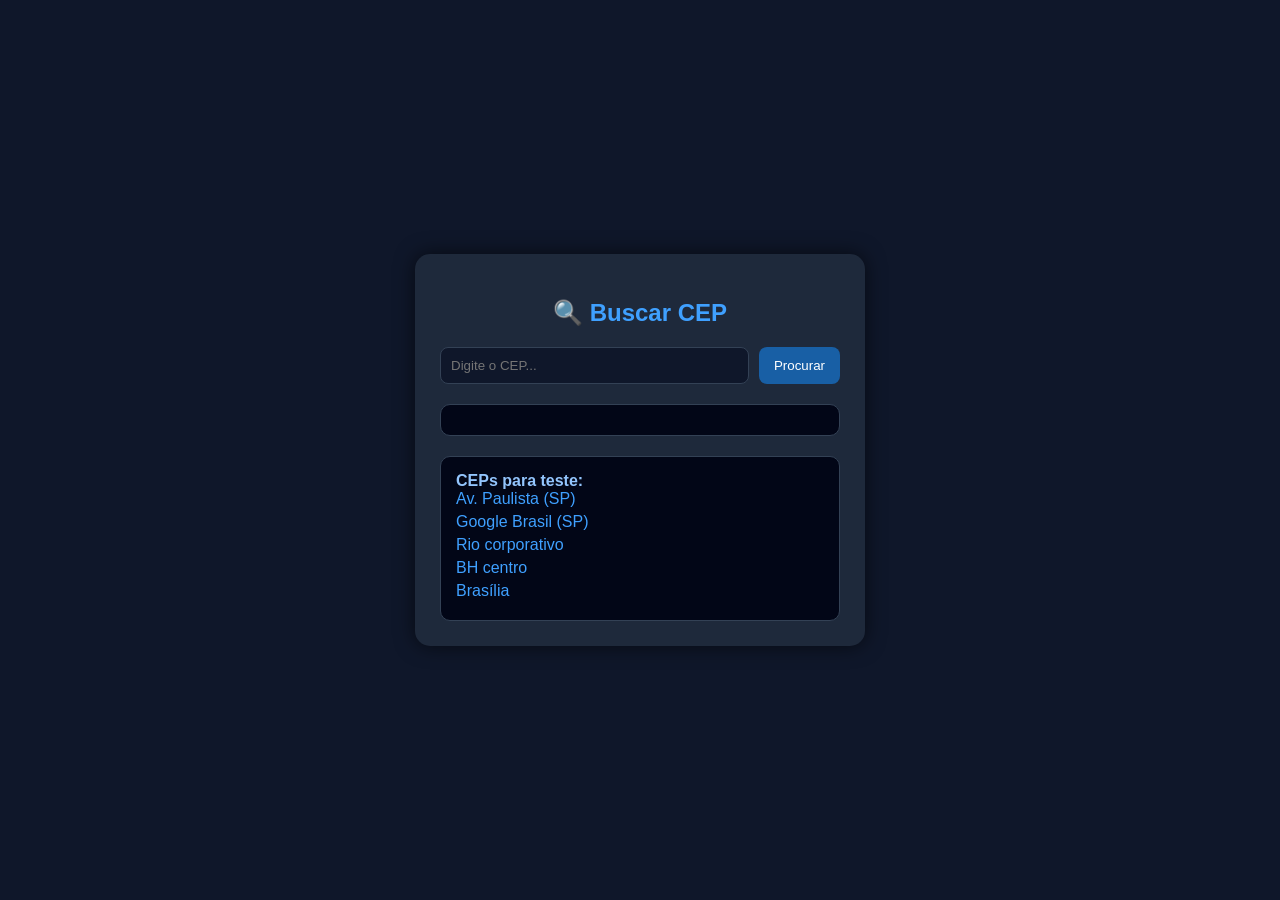
<file: python/prof.Raphael/apiCep/templates/searchCep.html>
<!DOCTYPE html>
<html lang="pt-BR">
<head>
<meta charset="UTF-8">
<meta name="viewport" content="width=device-width, initial-scale=1.0">
<title>Buscar CEP</title>

<style>
    * { box-sizing: border-box; }

    body {
        font-family: Arial, sans-serif;
        background: #0f172a;
        color: #e2e8f0;
        display: flex;
        justify-content: center;
        align-items: center;
        height: 100vh;
        margin: 0;
    }

    .container {
        background: #1e293b;
        padding: 25px;
        border-radius: 15px;
        width: 100%;
        max-width: 450px;
        box-shadow: 0 0 20px rgba(0,0,0,0.6);
    }

    h2 {
        text-align: center;
        color: #3fa0ff;
        margin-bottom: 20px;
    }

    .input-group {
        display: flex;
        gap: 10px;
        flex-wrap: wrap;
    }

    input {
        flex: 1;
        padding: 10px;
        border-radius: 8px;
        border: 1px solid #334155;
        background: #0f172a;
        color: #e2e8f0;
    }

    input.erro-input {
        border-color: #f87171;
    }

    button {
        padding: 10px 15px;
        border: none;
        background: #185FA5;
        color: white;
        border-radius: 8px;
        cursor: pointer;
    }

    button:hover {
        background: #0C447C;
    }

    .resultado {
        margin-top: 20px;
        padding: 15px;
        border-radius: 10px;
        background: #020617;
        border: 1px solid #334155;
    }

    .erro {
        color: #f87171;
        font-weight: bold;
    }

    .sucesso {
        color: #4ade80;
    }

    .exemplos {
        margin-top: 20px;
        padding: 15px;
        background: #020617;
        border-radius: 10px;
        border: 1px solid #334155;
    }

    .cep {
        cursor: pointer;
        color: #3fa0ff;
        margin-bottom: 5px;
    }

    .cep:hover {
        text-decoration: underline;
    }

    strong { color: #93c5fd; }

    @media (max-width: 480px) {
        .input-group { flex-direction: column; }
        button { width: 100%; }
    }
</style>
</head>

<body>

<div class="container">

    <h2>🔍 Buscar CEP</h2>

    <div class="input-group">
        <input type="text" id="cep" placeholder="Digite o CEP...">
        <button onclick="buscarCep()">Procurar</button>
    </div>

    <div id="resultado" class="resultado"></div>

    <div class="exemplos">
        <strong>CEPs para teste:</strong>
        <div class="cep" onclick="setCep('01310100')">Av. Paulista (SP)</div>
        <div class="cep" onclick="setCep('04538133')">Google Brasil (SP)</div>
        <div class="cep" onclick="setCep('22290240')">Rio corporativo</div>
        <div class="cep" onclick="setCep('30130110')">BH centro</div>
        <div class="cep" onclick="setCep('70040010')">Brasília</div>
    </div>

</div>

<script>
function setCep(valor) {
    document.getElementById("cep").value = valor;
}

function validarCEP(cep) {
    // Remove traços e espaços
    cep = cep.replace(/\D/g, "");

    // Verifica se tem 8 dígitos numéricos
    return /^[0-9]{8}$/.test(cep);
}

async function buscarCep() {
    const input = document.getElementById("cep");
    const resultado = document.getElementById("resultado");

    let cep = input.value.trim();
    input.classList.remove("erro-input");

    if (!cep) {
        resultado.innerHTML = "<p class='erro'>⚠️ Digite um CEP</p>";
        input.classList.add("erro-input");
        return;
    }

    if (!validarCEP(cep)) {
        resultado.innerHTML = "<p class='erro'>⚠️ CEP inválido (use 8 números)</p>";
        input.classList.add("erro-input");
        return;
    }

    resultado.innerHTML = "⏳ Buscando...";

    try {
        const response = await fetch(`/api/buscarCep?cep=${cep}`);
        const data = await response.json();

        // ❌ erro vindo do backend
        if (!response.ok || data.erro || data.errors) {
            resultado.innerHTML = "<p class='erro'>❌ CEP não encontrado</p>";
            return;
        }

        // ❌ valida se os dados vieram vazios ou incompletos
        if (
            !data.city ||
            !data.state ||
            data.city.trim() === "" ||
            data.state.trim() === ""
        ) {
            resultado.innerHTML = "<p class='erro'>❌ CEP não encontrado</p>";
            return;
        }

        // ✅ sucesso → SEM mensagem, só dados
        resultado.innerHTML = `
            <strong>CEP:</strong> ${data.cep || "-"} <br>
            <strong>Estado:</strong> ${data.state || "-"} <br>
            <strong>Cidade:</strong> ${data.city || "-"} <br>
            <strong>Bairro:</strong> ${data.neighborhood || "-"} <br>
            <strong>Rua:</strong> ${data.street || "-"}
        `;

    } catch (erro) {
        resultado.innerHTML = "<p class='erro'>🌐 Erro ao conectar com o servidor</p>";
    }
}
</script>

</body>
</html>
</file>
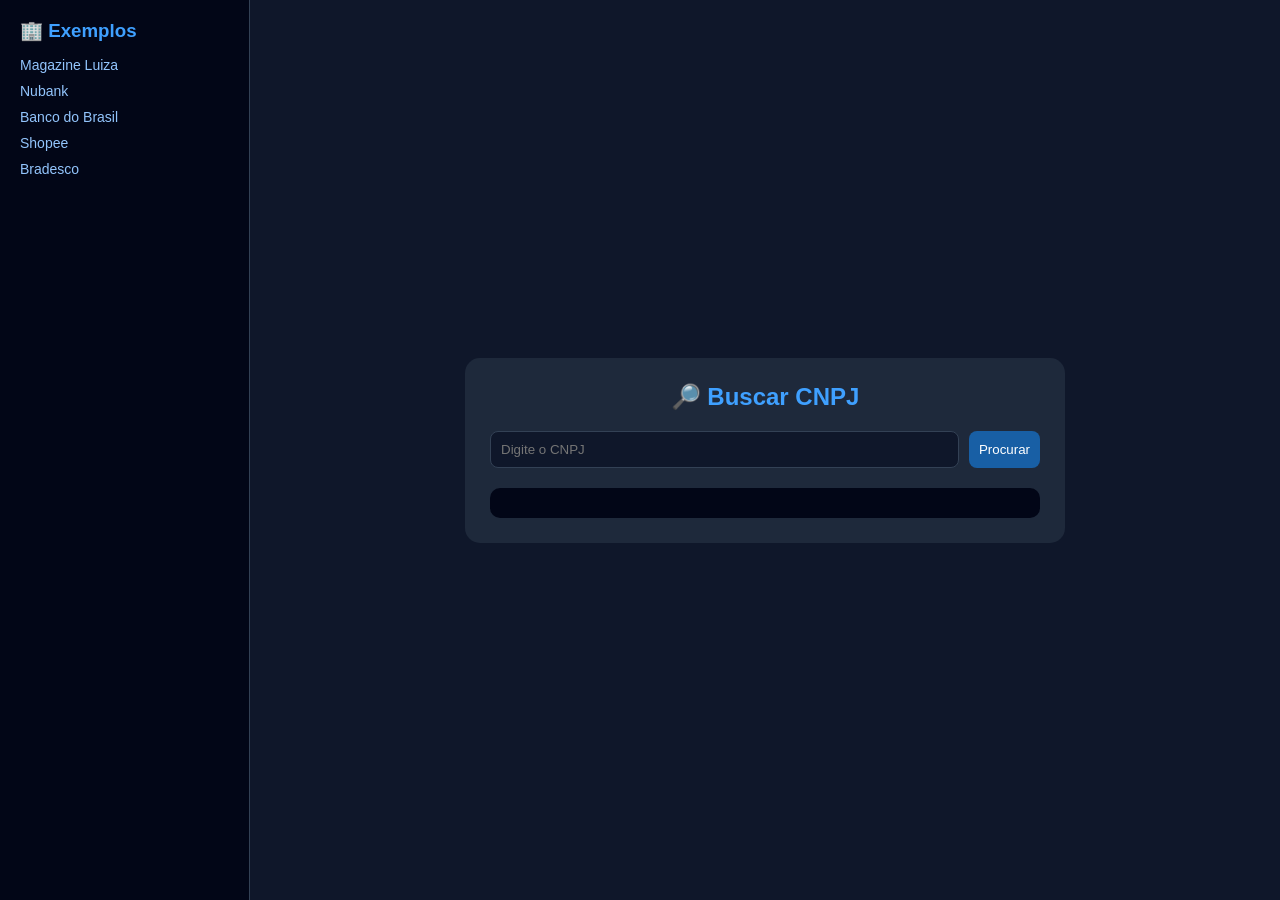
<file: python/prof.Raphael/apiCep/templates/searchCnpj.html>
<!DOCTYPE html>
<html lang="pt-BR">
<head>
<meta charset="UTF-8">
<meta name="viewport" content="width=device-width, initial-scale=1.0">
<title>Buscar CNPJ</title>

<style>
* { box-sizing: border-box; margin: 0; padding: 0; }

body {
    font-family: Arial;
    background: #0f172a;
    color: #e2e8f0;
    display: flex;
    min-height: 100vh;
}

/* SIDEBAR */
.sidebar {
    width: 250px;
    background: #020617;
    padding: 20px;
    border-right: 1px solid #334155;
}

.sidebar h3 {
    color: #3fa0ff;
    margin-bottom: 15px;
}

.cnpj-item {
    cursor: pointer;
    margin-bottom: 10px;
    color: #93c5fd;
    font-size: 14px;
}

.cnpj-item:hover {
    text-decoration: underline;
}

/* CONTEÚDO */
.main {
    flex: 1;
    display: flex;
    justify-content: center;
    align-items: center;
    padding: 20px;
}

.container {
    width: 100%;
    max-width: 600px;
    background: #1e293b;
    padding: 25px;
    border-radius: 15px;
}

h2 {
    text-align: center;
    color: #3fa0ff;
    margin-bottom: 20px;
}

.input-group {
    display: flex;
    gap: 10px;
    margin-bottom: 20px;
}

input {
    flex: 1;
    padding: 10px;
    border-radius: 8px;
    border: 1px solid #334155;
    background: #0f172a;
    color: #e2e8f0;
}

input.erro {
    border-color: #f87171;
}

button {
    padding: 10px;
    border: none;
    background: #185FA5;
    color: white;
    border-radius: 8px;
    cursor: pointer;
}

button:hover {
    background: #0C447C;
}

.resultado {
    background: #020617;
    padding: 15px;
    border-radius: 10px;
}

.erro-msg {
    color: #f87171;
}

.linha { margin-bottom: 6px; }
.titulo { color: #93c5fd; }

/* RESPONSIVO */
@media(max-width: 800px){
    body {
        flex-direction: column;
    }

    .sidebar {
        width: 100%;
        border-right: none;
        border-bottom: 1px solid #334155;
    }
}
</style>
</head>

<body>

<!-- SIDEBAR -->
<div class="sidebar">
    <h3>🏢 Exemplos</h3>

    <div class="cnpj-item" onclick="setCNPJ('19131243000197')">Magazine Luiza</div>
    <div class="cnpj-item" onclick="setCNPJ('27865757000102')">Nubank</div>
    <div class="cnpj-item" onclick="setCNPJ('33000167000101')">Banco do Brasil</div>
    <div class="cnpj-item" onclick="setCNPJ('35635824000112')">Shopee</div>
    <div class="cnpj-item" onclick="setCNPJ('60546232000135')">Bradesco</div>

</div>

<!-- CONTEÚDO -->
<div class="main">
<div class="container">

    <h2>🔎 Buscar CNPJ</h2>

    <div class="input-group">
        <input id="cnpj" placeholder="Digite o CNPJ">
        <button onclick="buscarCNPJ()">Procurar</button>
    </div>

    <div id="resultado" class="resultado"></div>

</div>
</div>

<script>
function setCNPJ(valor) {
    document.getElementById("cnpj").value = valor;
}

function validarCNPJ(cnpj) {
    cnpj = cnpj.replace(/\D/g, "");
    return /^[0-9]{14}$/.test(cnpj);
}

async function buscarCNPJ() {
    const input = document.getElementById("cnpj");
    const resultado = document.getElementById("resultado");

    let cnpj = input.value.replace(/\D/g, "");
    input.classList.remove("erro");

    if (!cnpj) {
        resultado.innerHTML = "<p class='erro-msg'>Digite um CNPJ</p>";
        input.classList.add("erro");
        return;
    }

    if (!validarCNPJ(cnpj)) {
        resultado.innerHTML = "<p class='erro-msg'>CNPJ inválido</p>";
        input.classList.add("erro");
        return;
    }

    resultado.innerHTML = "Buscando...";

    try {
        const response = await fetch(`/api/BuscarCnpj?cnpj=${cnpj}`);
        const data = await response.json();

        if (!response.ok || !data.razao_social) {
            resultado.innerHTML = "<p class='erro-msg'>CNPJ não encontrado</p>";
            return;
        }

        resultado.innerHTML = `
            <div class="linha"><span class="titulo">Empresa:</span> ${data.razao_social}</div>
            <div class="linha"><span class="titulo">Fantasia:</span> ${data.nome_fantasia || "-"}</div>
            <div class="linha"><span class="titulo">Situação:</span> ${data.descricao_situacao_cadastral}</div>
            <div class="linha"><span class="titulo">Abertura:</span> ${data.data_inicio_atividade}</div>

            <hr>

            <div class="linha"><span class="titulo">Endereço:</span></div>
            <div class="linha">${data.logradouro}, ${data.numero}</div>
            <div class="linha">${data.bairro}</div>
            <div class="linha">${data.municipio} - ${data.uf}</div>

            <hr>

            <div class="linha"><span class="titulo">Porte:</span> ${data.porte}</div>
            <div class="linha"><span class="titulo">Capital:</span> R$ ${data.capital_social}</div>

            <hr>

            <div class="linha"><span class="titulo">Atividade:</span></div>
            <div class="linha">${data.cnae_fiscal_descricao}</div>
        `;
    } catch (e) {
        resultado.innerHTML = "<p class='erro-msg'>Erro de conexão</p>";
    }
}
</script>

</body>
</html>
</file>
